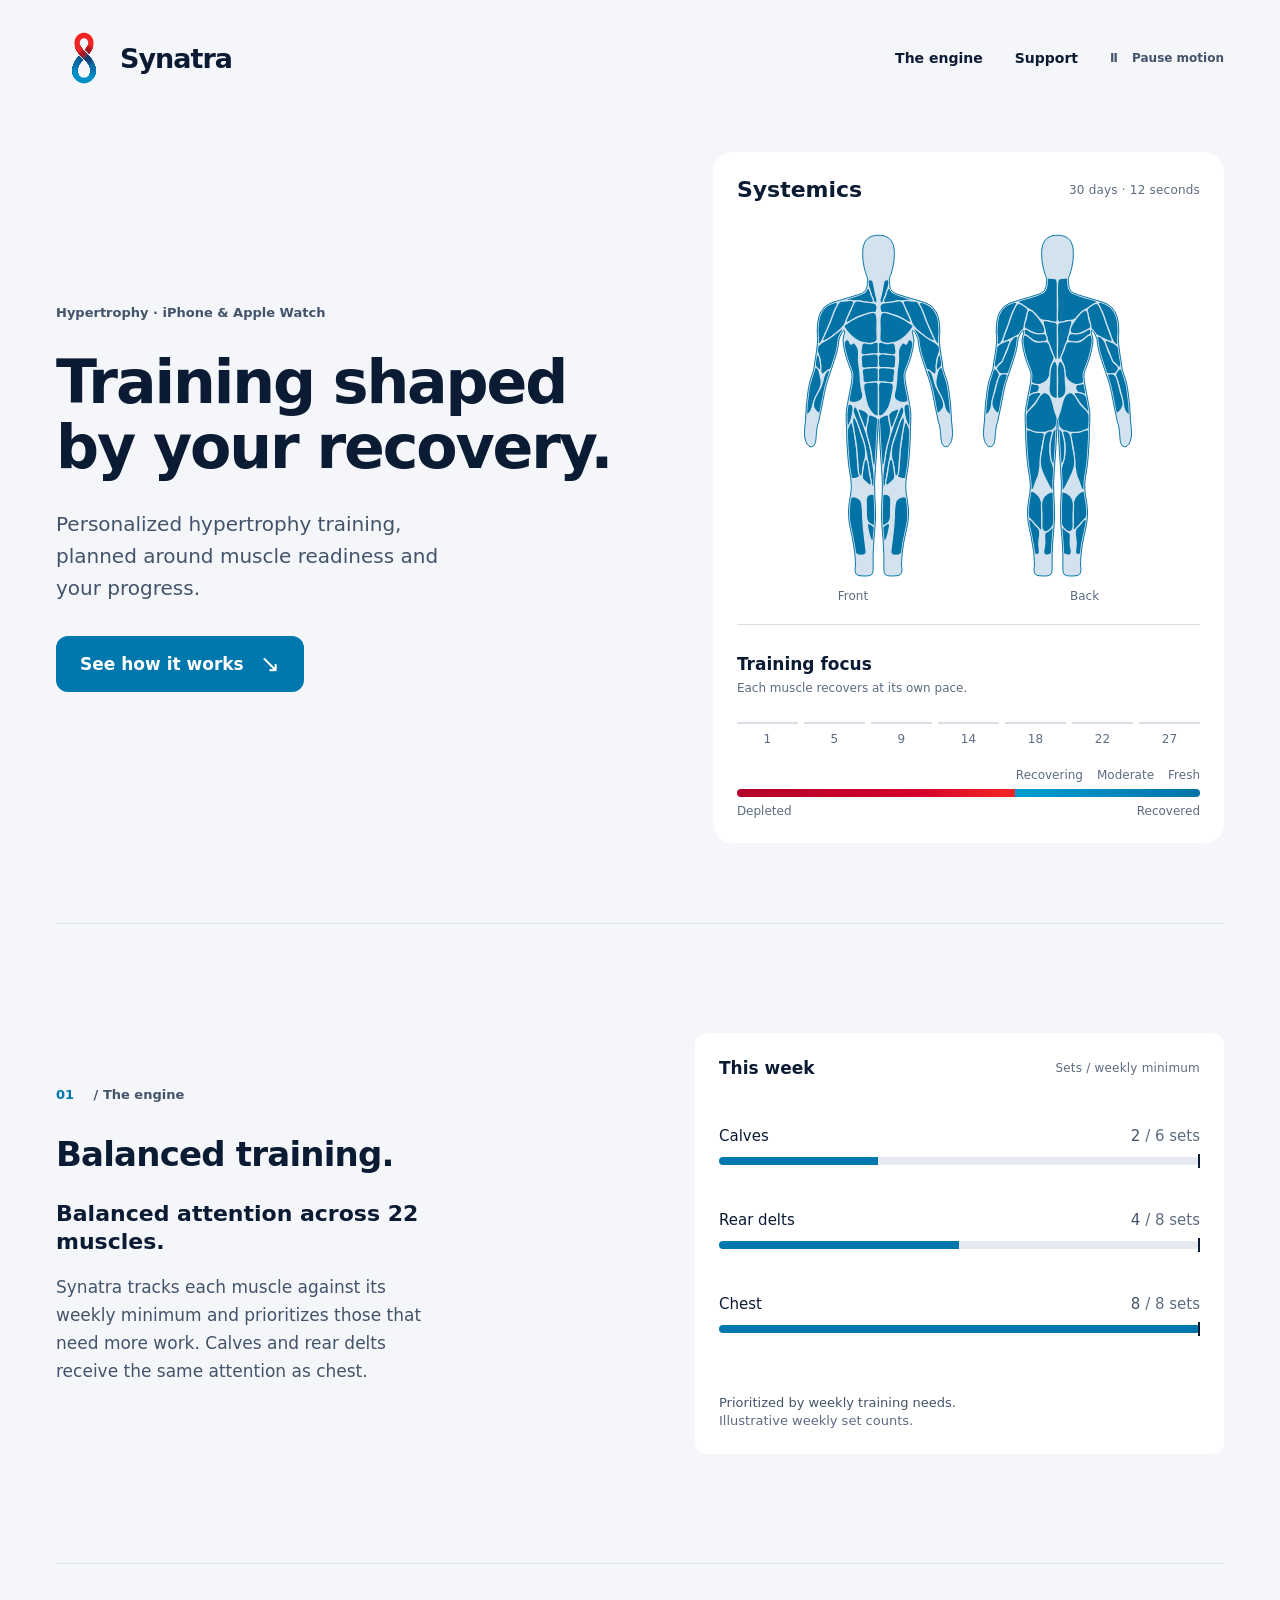
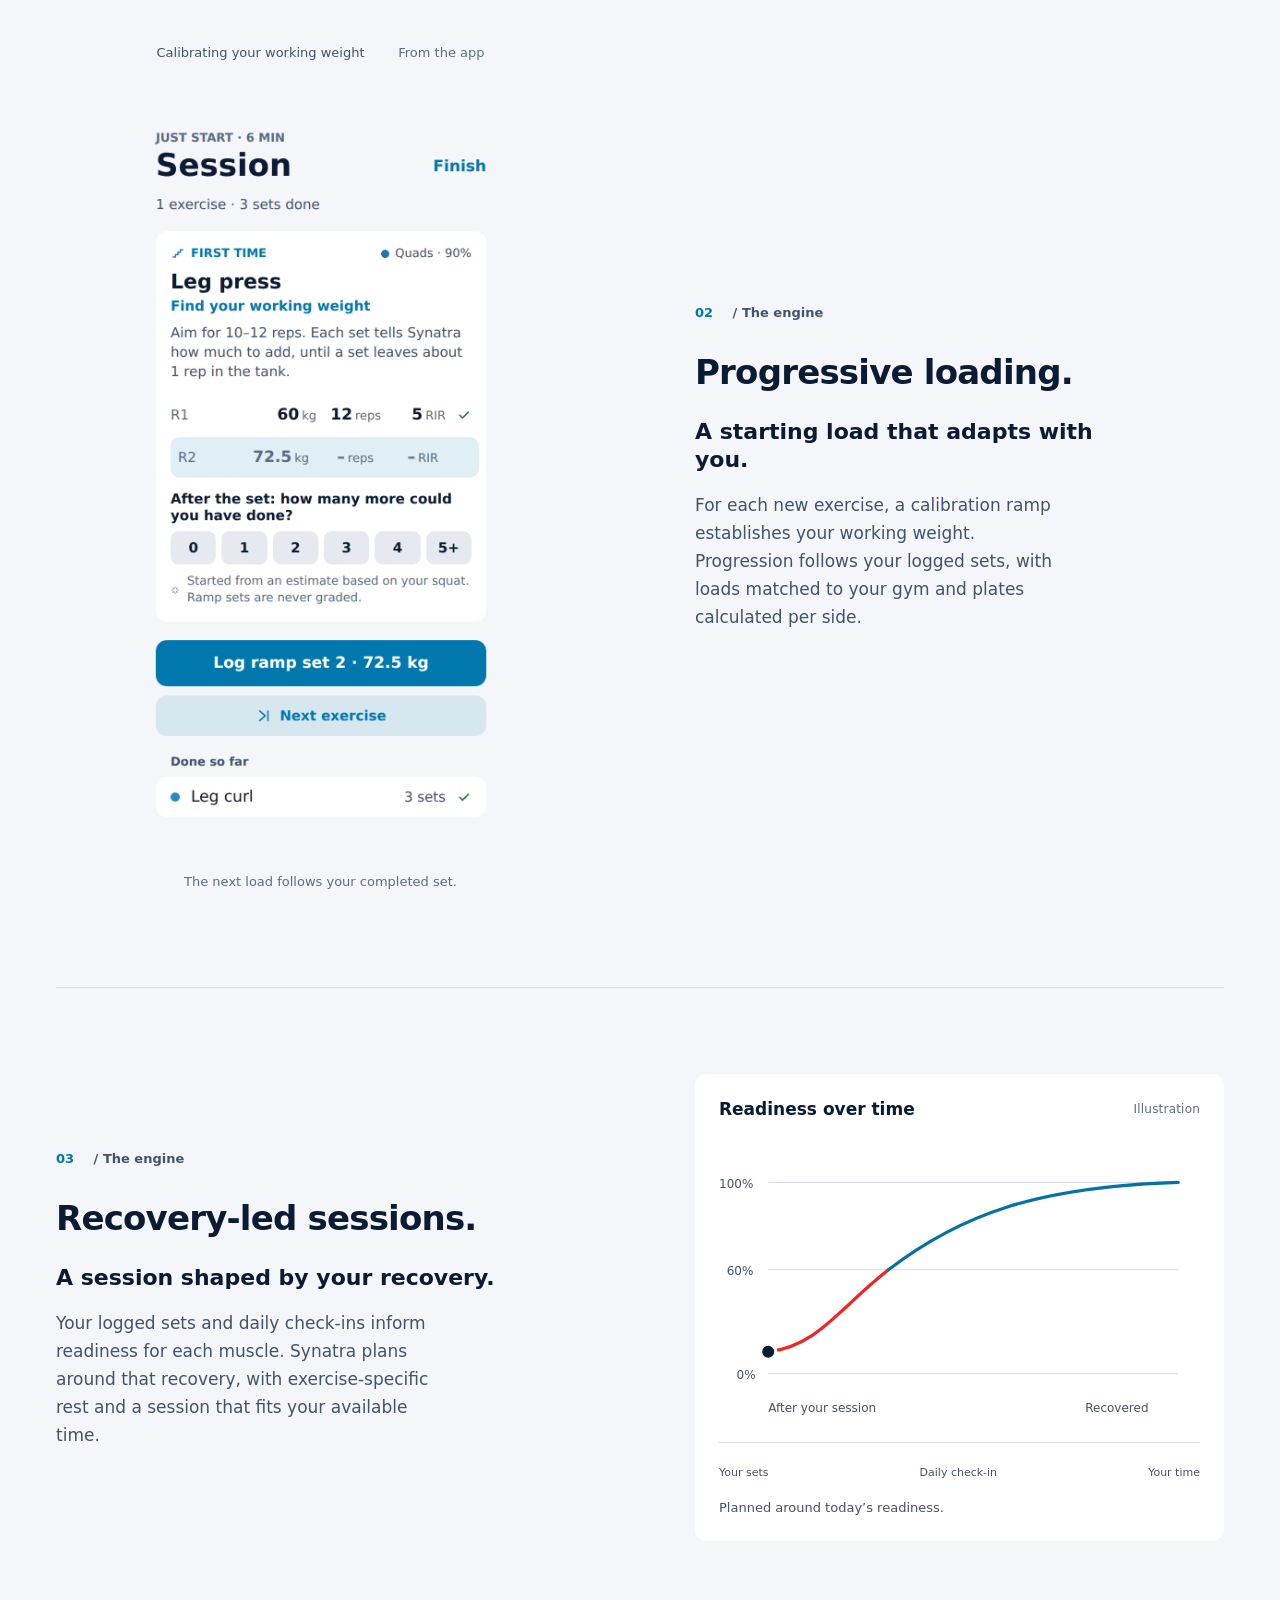
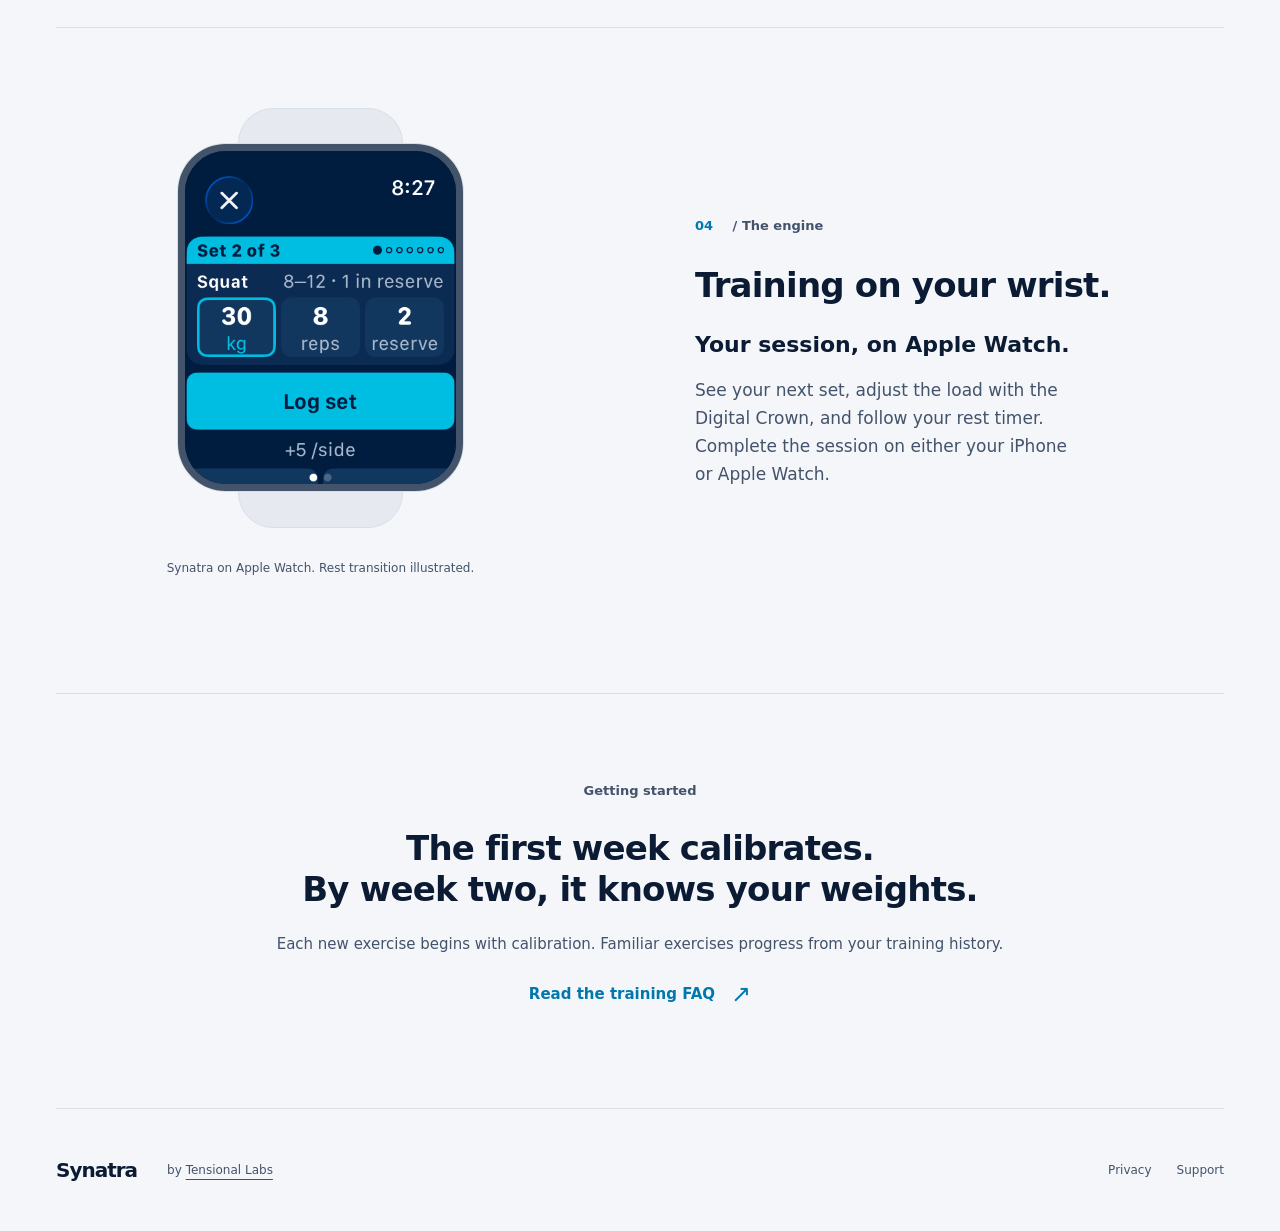
<file: index.html>
<!doctype html>
<html lang="en"><head><meta charset="utf-8"><meta name="viewport" content="width=device-width, initial-scale=1"><meta name="color-scheme" content="light dark"><title>Synatra — Every muscle. Loaded right.</title><meta name="description" content="Personalized hypertrophy training, planned around muscle readiness and your progress. Hypertrophy training for iPhone and Apple Watch."><link rel="canonical" href="https://synatra.watch/"><meta property="og:title" content="Synatra — Every muscle. Loaded right."><meta property="og:description" content="Personalized hypertrophy training, planned around muscle readiness and your progress. Hypertrophy training for iPhone and Apple Watch."><meta property="og:type" content="website"><meta property="og:url" content="https://synatra.watch/"><link rel="icon" href="/assets/mark-light.svg" type="image/svg+xml"><link rel="stylesheet" href="/assets/site.css"></head><body><a class="skip" href="#main">Skip to content</a><input class="motion-toggle" type="checkbox" id="pause-motion"><div class="site"><header class="header wrap"><a class="brand" href="/" aria-label="Synatra home"><picture><source srcset="/assets/mark-dark.svg" media="(prefers-color-scheme: dark)"><img src="/assets/mark-light.svg" width="56" height="56" alt=""></picture><span>Synatra</span></a><nav aria-label="Main"><a href="/#engine">The engine</a><a href="/support.html">Support</a><label class="pause-label" for="pause-motion"><span class="play-label">Pause motion</span><span class="resume-label">Resume motion</span></label></nav></header><main id="main"><section class="hero wrap" aria-labelledby="headline"><div class="hero-copy"><p class="eyebrow">Hypertrophy · iPhone &amp; Apple Watch</p><h1 id="headline">Training shaped<br>by your recovery.</h1><p class="lede">Personalized hypertrophy training, planned around muscle readiness and your progress.</p><a class="text-link" href="#engine">See how it works <span aria-hidden="true">↘</span></a></div><figure class="body-panel"><div class="panel-top"><span>Systemics</span><span class="tiny-label">30 days · 12 seconds</span></div><div class="body-pair"><svg xmlns="http://www.w3.org/2000/svg" aria-hidden="true" class="body-figure" viewBox="0 0 200 440"><defs><clipPath id="f-clip"><use href="#f-outline" /></clipPath><clipPath id="f-c0"><use href="#f-0" /></clipPath><clipPath id="f-c1"><use href="#f-1" /></clipPath><clipPath id="f-c2"><use href="#f-2" /></clipPath><clipPath id="f-c3"><use href="#f-3" /></clipPath><clipPath id="f-c4"><use href="#f-4" /></clipPath><clipPath id="f-c5"><use href="#f-5" /></clipPath><clipPath id="f-c6"><use href="#f-6" /></clipPath><clipPath id="f-c7"><use href="#f-7" /></clipPath><clipPath id="f-c8"><use href="#f-8" /></clipPath><clipPath id="f-c9"><use href="#f-9" /></clipPath><clipPath id="f-c10"><use href="#f-10" /></clipPath><clipPath id="f-c11"><use href="#f-11" /></clipPath><clipPath id="f-c12"><use href="#f-12" /></clipPath><clipPath id="f-c13"><use href="#f-13" /></clipPath><clipPath id="f-c14"><use href="#f-14" /></clipPath><clipPath id="f-c15"><use href="#f-15" /></clipPath><clipPath id="f-c16"><use href="#f-16" /></clipPath><clipPath id="f-c17"><use href="#f-17" /></clipPath><clipPath id="f-c18"><use href="#f-18" /></clipPath><clipPath id="f-c19"><use href="#f-19" /></clipPath><clipPath id="f-c20"><use href="#f-20" /></clipPath><clipPath id="f-c21"><use href="#f-21" /></clipPath><clipPath id="f-c22"><use href="#f-22" /></clipPath><clipPath id="f-c23"><use href="#f-23" /></clipPath><clipPath id="f-c24"><use href="#f-24" /></clipPath><path id="f-outline" d="M100 9q-3.9 0-7.5 1a16 16 0 0 0-5.8 3q-2.5 2.3-4 5.4a27 27 0 0 0-2 7q-.5 3.6-.4 7.6A70 70 0 0 0 82 48q.7 3.2 1.5 6 .8 3 1.7 5.2c.5 1.5 1.1 2.3 1.3 3.7s-.2 3-.3 4.7q0 2.7-.4 5.2a11 11 0 0 1-5.6 7.9q-2.6 1.3-6.6 2.5l-8.7 2.7-9.3 2.7q-4.3 1.3-8.2 2.5-4 1.2-7.7 2.7A22.7 22.7 0 0 0 28.5 104a29 29 0 0 0-2.9 7.2 82.5 82.5 0 0 0-1.8 16.8q.2 4.2.5 8 0 3.8-.2 7.5l-.9 8q-.5 4-1.2 8l-1.3 8q-.4 4-1.1 8-1 3.8-2.4 7.6-1.4 4-2.6 8.2-1 4.3-1.8 9.1l-1.3 9.9-1.1 9.8-.6 9.7-.4 8.8-.8 7.3c-.2 2.5-.5 5.4-.5 7.8q-.1 3.7.4 6.9t1.8 5.9 3 4.1a5 5 0 0 0 3.5 1.2q1.8-.2 3.2-1.9 1.3-1.9 1.9-4.8c.4-1.8.5-4.2.7-6.4q.2-3.4.6-6.9l1-6.4c.4-2 1.1-3.3 1.6-5.4l1.5-7.3 1.9-8.8 1.9-9.8 1.9-9.9 2.1-9.1 2.3-7.5 2.2-6.6 2.8-8.1 2.8-8.5 2.6-8.4q1.1-4.5 2-9c.5-2.9.6-6.1 1.2-8.7s1.9-5 2.7-6.7q1.4-2.4 2.4-3.4c.6-.7 1.2-1.3 1.5-.8q.5.9.2 3.5c-.3 1.8-1.6 4.6-1.8 7.1q-.1 3.8.6 8 .7 4.4 1.9 9 1 4.5 2.5 9l3.3 9c1 2.8 2.3 5.5 2.7 8s.1 4.7-.1 7q-.3 3.4-1 7l-1.5 8-1.6 8-1.4 8-1.2 7.5c-.3 2.5-.4 4.7-.4 7.5l.2 9 .4 8 .1 7.5.3 8.5.6 10a407 407 0 0 0 2 21l1.3 8q.7 3.6 1 7a55 55 0 0 1 .2 14q-.4 3.4-1 7l-1.3 8-.8 8a107 107 0 0 0 .8 16l1.7 9 2 9 2.9 17 .7 7 .3 6 .2 5c-.1 1.8-.6 3.9-.6 5.5q0 2.5.9 4.3t2.9 2.6q2.2.8 5.2.8c1.9.1 4.4.2 6.2 0a13 13 0 0 0 4.5-1 5 5 0 0 0 2.2-2.8q.6-1.9.6-4.4l.1-5-.1-7 .1-8 .4-8 .6-10 .9-10 .7-10a135 135 0 0 0 .1-19l-.4-10-.4-10-.1-9q0-4.4.4-9l.6-10 .8-12 .9-13 .7-13 .6-12c.2-3.8.5-11 .8-11s.6 7.2.8 11l.6 12 .7 13 .9 13 .8 12 .6 10q.3 4.6.4 9l-.1 9-.4 10-.4 10a340 340 0 0 0 .1 19l.7 10 .9 10 .6 10a252 252 0 0 1 .5 16l-.1 7 .1 5q0 2.5.6 4.4a5 5 0 0 0 2.2 2.8q1.7.8 4.5 1c1.8.2 4.3.1 6.2 0q3 0 5.2-.8a6 6 0 0 0 2.9-2.6q.8-1.8.9-4.3c0-1.6-.5-3.7-.6-5.5l.2-5 .3-6 .7-7a142 142 0 0 1 2.9-17l2-9 1.7-9a75 75 0 0 0 .8-16l-.8-8-1.3-8q-.6-3.6-1-7a82 82 0 0 1 .2-14q.3-3.4 1-7l1.3-8 1.2-10 .8-11 .6-10 .3-8.5.1-7.5.4-8 .2-9c0-2.8-.1-5-.4-7.5l-1.2-7.5-1.4-8-1.6-8-1.5-8q-.7-3.6-1-7c-.2-2.3-.5-4.5-.1-7s1.7-5.2 2.7-8l3.3-9q1.5-4.5 2.5-9 1.2-4.6 1.9-9 .8-4.2.6-8c-.2-2.5-1.5-5.3-1.8-7.1q-.4-2.6.2-3.5c.3-.5.9.1 1.5.8q1 1 2.4 3.4c.8 1.7 2 4.2 2.7 6.7.6 2.6.7 5.8 1.2 8.7q.9 4.5 2 9l2.6 8.4 2.8 8.5 2.8 8.1 2.2 6.6 2.3 7.5 2.1 9.1 1.9 9.9 1.9 9.8 1.9 8.8 1.5 7.3c.5 2.1 1.2 3.4 1.6 5.4l1 6.4q.4 3.4.6 6.9c.2 2.2.3 4.6.7 6.4q.6 3 1.9 4.8a5 5 0 0 0 3.2 1.9 5 5 0 0 0 3.5-1.2q1.7-1.4 3-4.1 1.2-2.6 1.8-5.9.6-3.2.4-6.9c0-2.4-.3-5.3-.5-7.8l-.8-7.3-.4-8.8-.6-9.7-1.1-9.8-1.3-9.9q-.7-4.8-1.8-9.1t-2.6-8.2q-1.4-3.8-2.4-7.6-.7-4-1.1-8l-1.3-8q-.7-4-1.2-8l-.9-8q-.2-3.7-.2-7.5.3-3.8.5-8a83 83 0 0 0-1.8-16.8 29 29 0 0 0-7.6-13.2q-3-2.5-6.5-4.2-3.6-1.5-7.6-2.7l-8.3-2.5-9.3-2.7-8.7-2.7q-4-1.2-6.6-2.5-2.6-1.5-3.8-3.5-1.4-2-1.8-4.4t-.4-5.2c-.1-1.7-.5-3.3-.3-4.7s.8-2.2 1.3-3.7q1-2.2 1.7-5.2.8-2.8 1.5-6a68 68 0 0 0 1.7-15q.1-4-.4-7.6a27 27 0 0 0-2-7q-1.5-3.2-4-5.4a16 16 0 0 0-5.8-3q-3.6-1-7.5-1" /><path id="f-0" d="M97.9 91.7q.5-1.1.3-2.7-.2-1.5-.8-3l-.8-2.8-.6-2.8-.5-2.7-.5-2.8-.5-2.8-.6-2.9q-.2-1.4-.8-2.7t-1.7-2c-.7-.4-2.1-.5-2.8-.4q-1.2.2-1.7 1.1a5 5 0 0 0-.3 2.5q.2 1.4.6 3l.8 3 .8 2.7.9 2.6.8 2.5.9 2.5.9 2.8 1.2 3q.6 1.5 1.4 2.5t1.6.9q.8-.3 1.4-1.5" /><path id="f-1" d="M93.8 91.3c.2-.6-.1-1.8-.4-2.6q-.4-1.2-1.1-2.5-.7-1.2-1.2-2.5l-.8-2.9-.8-2.9q-.4-1.5-1.1-2.3-.7-1-1.6-1-1 .1-1.9 1.2t-1.8 2.3l-2.2 2q-1 .8-2.3 1.4a26 26 0 0 1-7.7 2.6l-2.9.7a23 23 0 0 0-5.2 1.9q-1.2.6-1.9 1.4-.4.8.3 1.4 1 .5 2.5.8t3.1.2l3.2-.1h2.9l2.7.2 2.7.3 2.8.5 3 .6 2.9.5 2.8.3q1.4 0 2.5-.3 1.1-.4 1.5-1.2" /><path id="f-2" d="m33.9 139.6 2.3-.9 2.4-1.4 2.4-1.6 2.4-1.9 2.4-1.8 2.3-1.8 2.1-1.9 2.1-1.8 1.8-2 1.8-2.1 1.5-2.2 1.3-2.5 1.2-2.5 1.1-2.7 1-2.6 1-2.6 1.1-2.5 1.2-2.3 1.2-2.4 1.3-2.6q.7-1.4 1.3-2.7.4-1.4.2-2.5-.3-1-1.2-1.6t-2.2-.7q-1.4-.1-3 .1l-3.2.4-3.2.3q-1.5 0-2.8.1-1.2.3-2.2 1-1 .9-1.8 2.1l-1.5 2.3-1.2 2.5-1.2 2.4-1 2.6-.9 2.5-1 2.6-.9 2.6-1 2.6-1.1 2.6-1 2.6-1.1 2.5-1 2.5-1.1 2.4-1 2.4-1.2 2.5-1.4 2.8q-.9 1.5-1.5 2.8t-.3 2.2q.4.7 1.5.6 1 0 2.1-.4" /><path id="f-3" d="M27.3 143.4a23 23 0 0 0 3.2-5l1.2-2.6 1-2.4 1-2.5 1.1-2.4L36 126l1.1-2.5 1.1-2.6 1.1-2.5 1-2.6 1-2.6.9-2.6 1-2.5.9-2.5 1-2.5 1.1-2.5 1.4-2.7c.5-.9 1.4-2.2 1.6-3q.3-1.2-.4-1.8c-.5-.4-1.6-.5-2.4-.6q-1.2-.1-2.6.1t-2.6.6a24 24 0 0 0-7 4l-2 2-1.9 2.1q-.9 1.1-1.6 2.4l-1.4 2.6-1.1 2.6-.9 2.7-.6 2.7q-.2 1.4-.3 2.8l-.2 2.8-.1 2.8-.1 2.8v2.8l-.1 2.9v2.9l.1 3.2.3 3.3.5 2.7q.4 1 1 1.1.7 0 1.5-1" /><path id="f-4" d="M63.2 116.9q1.2-.4 2.4-1.2l2.5-1.6 2.5-1.7q1.2-.8 2.6-1.5l2.5-1.1 2.5-.9 2.5-.7a37 37 0 0 0 5.3-1.7l2.9-.7 3-.3q1.6 0 2.8-.2 1.3-.3 2.1-1.1.7-.9 1-2.4.4-1.7.4-3.4a6 6 0 0 0-.6-2.8 4 4 0 0 0-1.8-1.7q-1.1-.6-2.5-.8l-2.7-.5-2.8-.3-2.9-.3-2.9-.3-3-.5-3-.6q-1.5-.2-2.8-.2-1.2.1-2.2.8-.9.8-1.6 2-.7 1.3-1.2 2.7l-1.1 2.6-1 2.5-1.1 2.5-1.1 2.5-1.3 2.5-1.3 2.6-1.2 2.8q-.6 1.5-.4 2.4.4.7 1.4.9a4 4 0 0 0 2.1-.3" /><path id="f-5" d="M92.9 143.1q1.5-.3 2.7-.9t1.9-1.5q.6-1 .8-2.3t.1-2.8l-.2-3.2-.1-3.1v-6.1l.1-3 .1-2.9-.1-2.9-.2-2.9-.5-2.8q-.3-1.3-.9-2.3t-1.7-1.3-2.4-.3-3 .6l-3.1 1-2.9.9-2.7.9-2.5.9-2.5.9-2.3 1-2.4 1.2-2.5 1.3-2.5 1.5-2.5 1.6-2.4 1.6-2.3 1.6q-1.2.7-1.8 1.6-.2 1 .3 2.1.6 1 1.7 2.3l1.8 2.3 1.9 2.3 2 2.2 2 2 2.2 1.8 2.3 1.6 2.4 1.5 2.4 1.2a20 20 0 0 0 5.3 1.8l2.7.6 2.9.3h2.9q1.6 0 3-.3" /><path id="f-6" d="m32.2 180.6 2.6-2 2.7-1.8 2.5-1.1q1-.7 1.7-1.6.7-1.2 1-2.5l.9-2.6 1-2.6 1-2.6.9-2.6.9-2.7.7-2.7.6-2.7.5-2.8.3-2.7.4-2.8.5-2.8.6-2.7.8-2.7q.5-1.3 1.2-2.6l1.4-2.6 1.2-2.4.7-2.4q.1-1.2-.4-1.7-.7-.2-1.8.6l-2.5 1.8-2.4 1.8-2.3 1.9-2.2 1.7-2.2 1.7-2.3 1.6-2.3 1.5-2.5 1.5-2.4 1.4-2.4 1.5q-1.3.7-2.4 1.6l-2.1 1.8-1.8 2q-.8 1-1 2.4 0 1.3.4 2.7t1 2.8l.9 2.7.8 2.7.7 2.7.4 2.6.3 2.7.2 2.9.1 3.2.3 3.3q.1 1.4.5 2.4t1.3 1.1q.8 0 2-.9" /><path id="f-7" d="M27.9 175.1q.5-1.4.5-3l-.3-3q-.2-1.4-.6-2.8l-.4-3q-.2-1.5-.6-2.9-.5-1.5-1.3-2.4t-1.7-.8q-.7.3-1.3 1.6c-.4.8-.6 2.1-.8 3.1L21 165q-.2 1.4-.1 2.7t.5 2.6 1.3 2.6q.8 1.5 1.9 2.5c.7.6 1.5 1.3 2.1 1.2q.7-.3 1.2-1.5" /><path id="f-8" d="M13 230.7a16 16 0 0 0 3.6-5l1-2.7.7-2.5.7-2.6.9-2.6 1-2.5 1.1-2.6 1.2-2.5 1.2-2.6 1.2-2.4 1.2-2.5.9-2.5.8-2.6q.3-1.3.3-2.6v-2.8l-.5-2.8-.6-3-.6-2.9-.7-2.7-1.1-2.6a6 6 0 0 0-1.9-2q-1.1-.6-2.1-.4-.9.4-1.4 1.5-.6 1-1.1 2.4l-.8 2.7-.7 2.9-.8 2.7-.8 2.7-.8 2.6-.7 2.6-.7 2.7-.5 2.7-.5 2.8-.3 2.9-.4 2.9-.2 2.9-.3 2.8-.4 2.8-.4 2.8-.3 2.8q-.2 1.4-.3 3v3.3q.1 1.6.4 2.6t1 1.2q.8 0 1.7-.9" /><path id="f-9" d="M28.1 229q.5-1.1.8-2.7l.6-3.1.5-2.9.5-2.7.6-2.7.5-2.8.6-2.8.5-2.9.6-2.9.6-2.8.6-2.7.7-2.7.7-2.6.8-2.7.9-2.7 1.1-2.8 1.1-2.9q.5-1.4.6-2.6a3 3 0 0 0-.7-2 2 2 0 0 0-1.9-.5q-1.1.4-2.1 1.6l-1.7 2.3q-.7 1.2-1.2 2.6t-.9 2.8l-.7 2.8-.7 2.7-.8 2.7-.9 2.6-1.2 2.5-1.3 2.4L25 204l-1.4 2.5-1.4 2.6-1.2 2.7a28 28 0 0 0-1.7 5.2l-.3 2.6q0 1.2.2 2.4t1 2.4a20 20 0 0 0 4.2 4.8q1.3 1 2.2 1t1.5-1.2" /><path id="f-10" d="M73.3 216.2a14 14 0 0 0 5.2-2.9 7 7 0 0 0 1.4-2.1q.4-1.2.5-2.4t-.1-2.6l-.6-2.8-.7-2.8-.5-2.9-.4-2.9-.3-2.9-.2-2.8-.2-2.9-.2-2.9-.2-2.9-.2-2.9-.4-2.9-.4-2.8-.4-2.9-.3-2.9-.2-2.9.1-3 .1-3v-2.9l-.3-2.7-.7-2.5q-.5-1.2-1.3-2.3l-1.5-2.5q-.7-1.2-1.6-1.7-.9-.1-1.9.5c-.7.3-1.5 1.2-2 1.3q-.7.1-1.3-1c-.4-.6-.7-2.1-1.1-2.9q-.7-1.2-1.6-1.6-1-.2-2.1.3-1 .6-1.8 1.7-.8 1-1.1 2.4t-.4 2.7l.1 2.7.6 2.8.7 2.8.8 2.7.9 2.7.9 2.6.9 2.6.9 2.6.9 2.6.9 2.6.9 2.7.7 2.7.7 2.7a27 27 0 0 1 .7 5.6l-.1 2.8-.4 2.9-.6 2.8-.7 2.9-.7 2.8-.6 2.8-.5 2.7-.4 2.8-.3 2.7q-.1 1.5.2 2.6.6 1.1 1.8 1.8 1.1.6 2.5.8a14 14 0 0 0 5.9-.5" /><path id="f-11" d="M83.1 157.8q1.3-.1 2.8-.5l3.1-.6q1.5 0 3.1.1l3.1.2q1.5 0 2.6-.4a4 4 0 0 0 1.8-1.6q.5-1 .6-2.6 0-1.5-.2-3.2l.1-3.4q.1-1.6-.2-2.8-.7-1-1.9-1.2t-2.5.2q-1.4.4-2.7 1t-2.9.7-3.1-.2q-1.6-.4-3.1-.7-1.4-.2-2.5.1-1 .5-1.5 1.5-.5 1.1-.7 2.7l-.4 3.2q-.3 1.6-.4 3.1-.1 1.6.4 2.7a4 4 0 0 0 1.9 1.5q1.2.4 2.6.2" /><path id="f-12" d="M84.1 174.4q1.3-.1 2.7-.4l3-.4h6.4q1.4 0 2.4-.5.8-.6 1.2-1.7t.3-2.8l-.1-3.4.2-3.3c0-1 .3-1.9 0-2.7q-.5-1.2-1.6-1.9t-2.7-.8h-2.7l-2.8.4-3.1.3-3.2.1q-1.6 0-2.9.3t-2 1.2q-.6.9-.7 2.2v3l.3 3.2.1 3q0 1.4.6 2.5.7 1 2 1.5 1.2.3 2.6.2" /><path id="f-13" d="m86.1 192.3 2.9-.3 3.1-.4 3.1-.1q1.6 0 2.7-.2t1.8-1.1.5-2.6l-.2-3.4v-2.9l.2-3.1q0-1.6-.3-2.8-.6-1-1.8-1.5t-2.7-.4l-2.9-.1-3 .2-3 .3-3 .4q-1.4.3-2.3.8-1 .6-1.4 1.6-.2 1.1 0 2.6l.5 3.1q.4 1.7.4 3.3c.1 1-.2 2.1-.1 2.9q.1 1.3.8 2.2a5 5 0 0 0 2.1 1.3q1.2.3 2.6.2" /><path id="f-14" d="M99.9 232.3c.3-.6.3-1.8.3-2.8l-.2-3.3v-12l-.1-3v-3l.1-3 .1-3.1.1-3-.1-3q-.1-1.4-.7-2.7-.4-1.1-1.4-1.8-1-.5-2.6-.4-1.4.1-3.1.4l-3.5.2q-1.7 0-3.1.2t-2.4.7-1.4 1.6q-.4 1-.4 2.3a30 30 0 0 0 .7 6l.6 3 .6 2.9.5 2.7.6 2.7.7 2.6.8 2.5.9 2.6q.4 1.3 1.2 2.5.6 1.3 1.5 2.5l1.9 2.5 2.2 2.2q1.2 1 2.3 1.6 1.2.6 2.2.5 1.2-.1 1.7-1.1" /><path id="f-15" d="M63.2 245.3q.8-1 1.4-2.7l1.8-5.7.6-2.6.6-2.7.6-3q.3-1.5.4-3 0-1.6-.2-3t-1-2.4a5 5 0 0 0-2.2-1.4c-.8-.2-2.1-.2-2.8.2q-1 .8-1.5 2.1t-.5 2.8l-.2 3.1-.1 3-.2 2.9-.2 2.9v3.1q0 1.7.3 3.4.3 1.8.7 2.9.5 1.2 1.1 1.3.6 0 1.4-1.2" /><path id="f-16" d="M85.6 246.6q.6-1.2.7-2.7v-3l.6-3.1.6-2.9q.2-1.4-.1-2.6t-1.2-2.2q-.8-1-2.1-1.9-1.2-.9-2.5-1.5l-2.8-1.1q-1.5-.5-2.6-.8-1.2-.1-1.6.5c-.2.5.1 1.7.3 2.6l1 3.1 1 2.7 1 2.5 1 2.4 1 2.6 1 3c.4.9.7 2.1 1.2 2.7q.7 1 1.6 1.1c.6-.1 1.5-.7 1.9-1.4" /><path id="f-17" d="M94.6 320.9q.4-1.2.7-2.8t.3-3.1l-.1-3-.4-2.9-.4-2.8-.4-2.9-.3-2.9-.4-2.8-.3-2.9-.4-2.8-.4-2.8-.4-2.8-.4-2.8-.5-2.8-.5-2.8-.5-2.7-.5-2.8-.7-2.7-.6-2.8-.7-2.7-.8-2.7-.8-2.7-.9-2.7-.9-2.7-.9-2.6-.9-2.6-.9-2.6-.9-2.4-1-2.5-.9-2.5-1-2.5-1-2.7-1-3-1.2-3-1.2-2.7q-.6-1.1-1.2-1.8t-1.4-.5q-.7.1-1.3 1a8 8 0 0 0-1 5.1q.3 1.4.8 2.8l1.1 2.9 1.1 2.7 1 2.6.9 2.5.9 2.6 1 2.5.9 2.6.9 2.6.9 2.6.9 2.6.9 2.7.8 2.7.8 2.7.7 2.7.7 2.7.6 2.7.6 2.8.6 2.8.5 2.7.5 2.8.4 2.8.5 2.8.5 2.8.5 2.8.5 2.8.5 2.7.5 2.8.5 2.8.4 2.8.8 5.7.7 3c.3.9.6 2.1 1 2.7q.6 1 1.2 1.1.6 0 1-1.2" /><path id="f-18" d="M96.1 294.4q.4-1 .7-2.6t.3-3.3l.3-3.2.2-2.9.1-2.8.2-2.8.1-2.8.2-2.9.1-2.9.2-3 .1-2.9.2-3 .2-2.9.2-3 .1-2.9.2-2.9.1-2.9.1-2.9v-2.7q0-1.2-.7-2.3a7 7 0 0 0-2-1.7q-1.2-.8-2.8-1.5-1.5-.8-2.9-1.2t-2.3-.1q-.9.4-1.3 1.4t-.5 2.4l-.3 3q-.2 1.4-.6 2.9l-.7 2.9-.6 2.8-.1 2.7a24 24 0 0 0 .5 5.4l.5 2.6.7 2.7.8 2.7.7 2.7.7 2.7.7 2.7.6 2.8.6 2.7.4 2.8.4 2.7.4 2.8.4 2.9.4 3.1q.4 1.5 1 2.6.7 1 1.4 1.2.6-.1 1-1.1" /><path id="f-19" d="M70 311.3q1.6-.2 3-.7t2.3-.9q.7-.6 1-1.7.2-1-.1-2.3l-.6-2.9-.7-2.9-.4-3-.3-2.9-.2-3-.1-2.9-.1-2.8-.1-2.9-.2-2.8-.2-2.9-.4-2.8-.4-2.8-.4-2.8-.5-2.9-.4-2.8-.4-2.9-.3-2.9-.4-2.8-.4-2.8-.6-2.7-.6-2.7-.9-2.4c-.3-.7-.6-1.7-1-2q-.7-.4-1.5.4c-.5.5-1 1.8-1.5 2.7l-1.3 2.9q-.5 1.4-.8 2.7l-.6 2.6-.4 2.7-.1 2.8v2.9l.1 3 .2 2.9.3 3 .2 3 .2 3 .2 2.9.1 2.9.2 2.8.2 2.9.3 2.8.3 2.8.4 2.8.5 2.8.5 2.9.3 2.9q0 1.6.3 3t.8 2.4 1.7 1.3 2.8.1" /><path id="f-20" d="M79.6 307.4q.3-1 .4-2.5l.3-3.3.4-3.3.6-2.8.7-2.7.8-2.6.5-2.6.4-2.7.3-2.8v-2.8l-.1-2.8-.3-2.8-.5-2.7-.6-2.7-.8-2.7-.9-2.6-.9-2.7-1-2.6-.9-2.6-.9-2.7-.8-2.7-.9-2.7-.8-2.6-1-2.6-1.1-2.5-1.4-2.4c-.5-.7-.9-1.6-1.4-1.8q-.8-.3-1.3.5a8 8 0 0 0-.7 2.7q-.1 1.5.1 3.2l.5 3.1.5 2.9.5 2.7.4 2.7.5 2.8.5 2.8.5 2.8.4 2.8.4 2.9.4 2.8.3 2.9.3 2.9.3 2.9.2 2.9.2 2.9.2 2.9.2 2.9.3 2.9.2 2.9.2 2.9.2 3.1q0 1.5.4 2.9.5 1.5 1.3 2.5t1.8 1.1q.7 0 1.1-1" /><path id="f-21" d="M90.9 318q.3-1.2.2-2.7l-.6-3-.7-2.9-.5-2.8-.5-2.8-.4-2.7-.4-2.8-.4-2.9-.5-3q-.3-1.7-.7-3.1-.4-1.3-1.1-1.9-.9-.4-1.7.3t-1.3 2.1l-.7 3.1-.3 2.9-.4 2.8-.4 2.9-.5 3-.3 2.9q0 1.4.2 2.7.2 1.2.9 2.2.8 1 2 1.9l2.4 2.2 2.5 2.2q1.2.8 2 .7t1.2-1.3" /><path id="f-22" d="M84.4 403.8q.4-1 .3-2.4l-.3-2.8-.4-3-.4-2.9-.4-2.9-.3-2.9-.3-2.9-.4-2.9-.3-2.9-.3-2.9-.3-2.8-.3-2.9-.2-2.9-.1-3-.2-3-.1-3-.1-3-.1-2.9-.2-3-.7-5.7q-.2-1.4-.6-2.7t-1.1-2.4a7 7 0 0 0-2-1.8l-2.6-1.4q-1.5-.6-2.9-.8t-2.6-.1a4 4 0 0 0-2.1.9q-.7.8-1.2 2t-.6 2.7l-.2 3.1-.1 3.1-.2 3.1-.2 2.9-.1 2.9v2.9l.1 2.9.3 2.8.4 2.9.5 2.8.5 2.9.6 2.8.6 2.8.7 2.8.6 2.7.6 2.8.6 2.8.5 2.8.3 2.8.3 2.9q0 1.4.3 2.8l.7 2.6q.6 1.2 1.4 2.1a8 8 0 0 0 2.4 1.4q1.5.5 3.2.7t3.2-.1q1.5-.2 2.5-.9a4 4 0 0 0 1.3-1.8" /><path id="f-23" d="M95.6 368.7q.4-1 .7-2.4t.2-3.1v-3.3l-.1-3.1-.1-2.8-.1-2.8v-8.7l-.1-3.1-.2-3-.4-2.7q-.3-1.3-1-2.1t-2.1-1a8 8 0 0 0-5.7 1.8q-1 .9-1.4 2l-.6 2.6-.1 2.9.1 3.1.1 3v3l.1 3v5.7l.3 2.7q.3 1.4.8 2.7t1.5 2.5q1 1.4 2.2 2.4t2.4 1.5 2.1.4q.8-.2 1.4-1.2" /><path id="f-24" d="M94.4 387.2q.4-1.2.4-2.7v-3l.5-3q.4-1.5.4-2.9t-.3-2.4q-.3-1.2-1.1-2.2a10 10 0 0 0-2.1-1.9q-1.3-.9-2.6-1.5t-2.3-.6q-1 .2-1.1 1.3c-.1.7.1 2 .2 3q.2 1.5.6 2.9l.5 2.7.6 2.5.7 2.6q.3 1.4.8 2.8c.3.9.8 2.1 1.3 2.7q.8 1 1.7 1.1 1-.2 1.8-1.4" /></defs><use class="silhouette" href="#f-outline" /><g clip-path="url(#f-clip)"><g id="f-m0" class="muscle region-2"><g id="f-m0-shape"><use class="muscle-base" href="#f-0" /><use class="muscle-edge" clip-path="url(#f-c0)" href="#f-0" /><use class="muscle-line" href="#f-0" /></g><use href="#f-m0-shape" transform="matrix(-1 0 0 1 200 0)" /></g><g id="f-m1" class="muscle region-1"><g id="f-m1-shape"><use class="muscle-base" href="#f-1" /><use class="muscle-edge" clip-path="url(#f-c1)" href="#f-1" /><use class="muscle-line" href="#f-1" /></g><use href="#f-m1-shape" transform="matrix(-1 0 0 1 200 0)" /></g><g id="f-m2" class="muscle region-2"><g id="f-m2-shape"><use class="muscle-base" href="#f-2" /><use class="muscle-edge" clip-path="url(#f-c2)" href="#f-2" /><use class="muscle-line" href="#f-2" /></g><use href="#f-m2-shape" transform="matrix(-1 0 0 1 200 0)" /></g><g id="f-m3" class="muscle region-2"><g id="f-m3-shape"><use class="muscle-base" href="#f-3" /><use class="muscle-edge" clip-path="url(#f-c3)" href="#f-3" /><use class="muscle-line" href="#f-3" /></g><use href="#f-m3-shape" transform="matrix(-1 0 0 1 200 0)" /></g><g id="f-m4" class="muscle region-0"><g id="f-m4-shape"><use class="muscle-base" href="#f-4" /><use class="muscle-edge" clip-path="url(#f-c4)" href="#f-4" /><use class="muscle-line" href="#f-4" /></g><use href="#f-m4-shape" transform="matrix(-1 0 0 1 200 0)" /></g><g id="f-m5" class="muscle region-0"><g id="f-m5-shape"><use class="muscle-base" href="#f-5" /><use class="muscle-edge" clip-path="url(#f-c5)" href="#f-5" /><use class="muscle-line" href="#f-5" /></g><use href="#f-m5-shape" transform="matrix(-1 0 0 1 200 0)" /></g><g id="f-m6" class="muscle region-3"><g id="f-m6-shape"><use class="muscle-base" href="#f-6" /><use class="muscle-edge" clip-path="url(#f-c6)" href="#f-6" /><use class="muscle-line" href="#f-6" /></g><use href="#f-m6-shape" transform="matrix(-1 0 0 1 200 0)" /></g><g id="f-m7" class="muscle region-3"><g id="f-m7-shape"><use class="muscle-base" href="#f-7" /><use class="muscle-edge" clip-path="url(#f-c7)" href="#f-7" /><use class="muscle-line" href="#f-7" /></g><use href="#f-m7-shape" transform="matrix(-1 0 0 1 200 0)" /></g><g id="f-m8" class="muscle region-3"><g id="f-m8-shape"><use class="muscle-base" href="#f-8" /><use class="muscle-edge" clip-path="url(#f-c8)" href="#f-8" /><use class="muscle-line" href="#f-8" /></g><use href="#f-m8-shape" transform="matrix(-1 0 0 1 200 0)" /></g><g id="f-m9" class="muscle region-3"><g id="f-m9-shape"><use class="muscle-base" href="#f-9" /><use class="muscle-edge" clip-path="url(#f-c9)" href="#f-9" /><use class="muscle-line" href="#f-9" /></g><use href="#f-m9-shape" transform="matrix(-1 0 0 1 200 0)" /></g><g id="f-m10" class="muscle region-4"><g id="f-m10-shape"><use class="muscle-base" href="#f-10" /><use class="muscle-edge" clip-path="url(#f-c10)" href="#f-10" /><use class="muscle-line" href="#f-10" /></g><use href="#f-m10-shape" transform="matrix(-1 0 0 1 200 0)" /></g><g id="f-m11" class="muscle region-4"><g id="f-m11-shape"><use class="muscle-base" href="#f-11" /><use class="muscle-edge" clip-path="url(#f-c11)" href="#f-11" /><use class="muscle-line" href="#f-11" /></g><use href="#f-m11-shape" transform="matrix(-1 0 0 1 200 0)" /></g><g id="f-m12" class="muscle region-4"><g id="f-m12-shape"><use class="muscle-base" href="#f-12" /><use class="muscle-edge" clip-path="url(#f-c12)" href="#f-12" /><use class="muscle-line" href="#f-12" /></g><use href="#f-m12-shape" transform="matrix(-1 0 0 1 200 0)" /></g><g id="f-m13" class="muscle region-4"><g id="f-m13-shape"><use class="muscle-base" href="#f-13" /><use class="muscle-edge" clip-path="url(#f-c13)" href="#f-13" /><use class="muscle-line" href="#f-13" /></g><use href="#f-m13-shape" transform="matrix(-1 0 0 1 200 0)" /></g><g id="f-m14" class="muscle region-4"><g id="f-m14-shape"><use class="muscle-base" href="#f-14" /><use class="muscle-edge" clip-path="url(#f-c14)" href="#f-14" /><use class="muscle-line" href="#f-14" /></g><use href="#f-m14-shape" transform="matrix(-1 0 0 1 200 0)" /></g><g id="f-m15" class="muscle region-5"><g id="f-m15-shape"><use class="muscle-base" href="#f-15" /><use class="muscle-edge" clip-path="url(#f-c15)" href="#f-15" /><use class="muscle-line" href="#f-15" /></g><use href="#f-m15-shape" transform="matrix(-1 0 0 1 200 0)" /></g><g id="f-m16" class="muscle region-5"><g id="f-m16-shape"><use class="muscle-base" href="#f-16" /><use class="muscle-edge" clip-path="url(#f-c16)" href="#f-16" /><use class="muscle-line" href="#f-16" /></g><use href="#f-m16-shape" transform="matrix(-1 0 0 1 200 0)" /></g><g id="f-m17" class="muscle region-5"><g id="f-m17-shape"><use class="muscle-base" href="#f-17" /><use class="muscle-edge" clip-path="url(#f-c17)" href="#f-17" /><use class="muscle-line" href="#f-17" /></g><use href="#f-m17-shape" transform="matrix(-1 0 0 1 200 0)" /></g><g id="f-m18" class="muscle region-5"><g id="f-m18-shape"><use class="muscle-base" href="#f-18" /><use class="muscle-edge" clip-path="url(#f-c18)" href="#f-18" /><use class="muscle-line" href="#f-18" /></g><use href="#f-m18-shape" transform="matrix(-1 0 0 1 200 0)" /></g><g id="f-m19" class="muscle region-5"><g id="f-m19-shape"><use class="muscle-base" href="#f-19" /><use class="muscle-edge" clip-path="url(#f-c19)" href="#f-19" /><use class="muscle-line" href="#f-19" /></g><use href="#f-m19-shape" transform="matrix(-1 0 0 1 200 0)" /></g><g id="f-m20" class="muscle region-5"><g id="f-m20-shape"><use class="muscle-base" href="#f-20" /><use class="muscle-edge" clip-path="url(#f-c20)" href="#f-20" /><use class="muscle-line" href="#f-20" /></g><use href="#f-m20-shape" transform="matrix(-1 0 0 1 200 0)" /></g><g id="f-m21" class="muscle region-5"><g id="f-m21-shape"><use class="muscle-base" href="#f-21" /><use class="muscle-edge" clip-path="url(#f-c21)" href="#f-21" /><use class="muscle-line" href="#f-21" /></g><use href="#f-m21-shape" transform="matrix(-1 0 0 1 200 0)" /></g><g id="f-m22" class="muscle region-6"><g id="f-m22-shape"><use class="muscle-base" href="#f-22" /><use class="muscle-edge" clip-path="url(#f-c22)" href="#f-22" /><use class="muscle-line" href="#f-22" /></g><use href="#f-m22-shape" transform="matrix(-1 0 0 1 200 0)" /></g><g id="f-m23" class="muscle region-6"><g id="f-m23-shape"><use class="muscle-base" href="#f-23" /><use class="muscle-edge" clip-path="url(#f-c23)" href="#f-23" /><use class="muscle-line" href="#f-23" /></g><use href="#f-m23-shape" transform="matrix(-1 0 0 1 200 0)" /></g><g id="f-m24" class="muscle region-6"><g id="f-m24-shape"><use class="muscle-base" href="#f-24" /><use class="muscle-edge" clip-path="url(#f-c24)" href="#f-24" /><use class="muscle-line" href="#f-24" /></g><use href="#f-m24-shape" transform="matrix(-1 0 0 1 200 0)" /></g><use class="body-rim" href="#f-outline" /></g><use class="body-outline" href="#f-outline" /></svg><svg xmlns="http://www.w3.org/2000/svg" aria-hidden="true" class="body-figure" viewBox="0 0 200 440"><defs><clipPath id="b-clip"><use href="#b-outline" /></clipPath><clipPath id="b-c0"><use href="#b-0" /></clipPath><clipPath id="b-c1"><use href="#b-1" /></clipPath><clipPath id="b-c2"><use href="#b-2" /></clipPath><clipPath id="b-c3"><use href="#b-3" /></clipPath><clipPath id="b-c4"><use href="#b-4" /></clipPath><clipPath id="b-c5"><use href="#b-5" /></clipPath><clipPath id="b-c6"><use href="#b-6" /></clipPath><clipPath id="b-c7"><use href="#b-7" /></clipPath><clipPath id="b-c8"><use href="#b-8" /></clipPath><clipPath id="b-c9"><use href="#b-9" /></clipPath><clipPath id="b-c10"><use href="#b-10" /></clipPath><clipPath id="b-c11"><use href="#b-11" /></clipPath><clipPath id="b-c12"><use href="#b-12" /></clipPath><clipPath id="b-c13"><use href="#b-13" /></clipPath><clipPath id="b-c14"><use href="#b-14" /></clipPath><clipPath id="b-c15"><use href="#b-15" /></clipPath><clipPath id="b-c16"><use href="#b-16" /></clipPath><clipPath id="b-c17"><use href="#b-17" /></clipPath><clipPath id="b-c18"><use href="#b-18" /></clipPath><clipPath id="b-c19"><use href="#b-19" /></clipPath><clipPath id="b-c20"><use href="#b-20" /></clipPath><clipPath id="b-c21"><use href="#b-21" /></clipPath><path id="b-outline" d="M100 9q-3.9 0-7.5 1a16 16 0 0 0-5.8 3q-2.5 2.3-4 5.4a27 27 0 0 0-2 7q-.5 3.6-.4 7.6A70 70 0 0 0 82 48q.7 3.2 1.5 6 .8 3 1.7 5.2c.5 1.5 1.1 2.3 1.3 3.7s-.2 3-.3 4.7q0 2.7-.4 5.2a11 11 0 0 1-5.6 7.9q-2.6 1.3-6.6 2.5l-8.7 2.7-9.3 2.7q-4.3 1.3-8.2 2.5-4 1.2-7.7 2.7A22.7 22.7 0 0 0 28.5 104a29 29 0 0 0-2.9 7.2 82.5 82.5 0 0 0-1.8 16.8q.2 4.2.5 8 0 3.8-.2 7.5l-.9 8q-.5 4-1.2 8l-1.3 8q-.4 4-1.1 8-1 3.8-2.4 7.6-1.4 4-2.6 8.2-1 4.3-1.8 9.1l-1.3 9.9-1.1 9.8-.6 9.7-.4 8.8-.8 7.3c-.2 2.5-.5 5.4-.5 7.8q-.1 3.7.4 6.9t1.8 5.9 3 4.1a5 5 0 0 0 3.5 1.2q1.8-.2 3.2-1.9 1.3-1.9 1.9-4.8c.4-1.8.5-4.2.7-6.4q.2-3.4.6-6.9l1-6.4c.4-2 1.1-3.3 1.6-5.4l1.5-7.3 1.9-8.8 1.9-9.8 1.9-9.9 2.1-9.1 2.3-7.5 2.2-6.6 2.8-8.1 2.8-8.5 2.6-8.4q1.1-4.5 2-9c.5-2.9.6-6.1 1.2-8.7s1.9-5 2.7-6.7q1.4-2.4 2.4-3.4c.6-.7 1.2-1.3 1.5-.8q.5.9.2 3.5c-.3 1.8-1.6 4.6-1.8 7.1q-.1 3.8.6 8 .7 4.4 1.9 9 1 4.5 2.5 9l3.3 9c1 2.8 2.3 5.5 2.7 8s.1 4.7-.1 7q-.3 3.4-1 7l-1.5 8-1.6 8-1.4 8-1.2 7.5c-.3 2.5-.4 4.7-.4 7.5l.2 9 .4 8 .1 7.5.3 8.5.6 10a407 407 0 0 0 2 21l1.3 8q.7 3.6 1 7a55 55 0 0 1 .2 14q-.4 3.4-1 7l-1.3 8-.8 8a107 107 0 0 0 .8 16l1.7 9 2 9 2.9 17 .7 7 .3 6 .2 5c-.1 1.8-.6 3.9-.6 5.5q0 2.5.9 4.3t2.9 2.6q2.2.8 5.2.8c1.9.1 4.4.2 6.2 0a13 13 0 0 0 4.5-1 5 5 0 0 0 2.2-2.8q.6-1.9.6-4.4l.1-5-.1-7 .1-8 .4-8 .6-10 .9-10 .7-10a135 135 0 0 0 .1-19l-.4-10-.4-10-.1-9q0-4.4.4-9l.6-10 .8-12 .9-13 .7-13 .6-12c.2-3.8.5-11 .8-11s.6 7.2.8 11l.6 12 .7 13 .9 13 .8 12 .6 10q.3 4.6.4 9l-.1 9-.4 10-.4 10a340 340 0 0 0 .1 19l.7 10 .9 10 .6 10a252 252 0 0 1 .5 16l-.1 7 .1 5q0 2.5.6 4.4a5 5 0 0 0 2.2 2.8q1.7.8 4.5 1c1.8.2 4.3.1 6.2 0q3 0 5.2-.8a6 6 0 0 0 2.9-2.6q.8-1.8.9-4.3c0-1.6-.5-3.7-.6-5.5l.2-5 .3-6 .7-7a142 142 0 0 1 2.9-17l2-9 1.7-9a75 75 0 0 0 .8-16l-.8-8-1.3-8q-.6-3.6-1-7a82 82 0 0 1 .2-14q.3-3.4 1-7l1.3-8 1.2-10 .8-11 .6-10 .3-8.5.1-7.5.4-8 .2-9c0-2.8-.1-5-.4-7.5l-1.2-7.5-1.4-8-1.6-8-1.5-8q-.7-3.6-1-7c-.2-2.3-.5-4.5-.1-7s1.7-5.2 2.7-8l3.3-9q1.5-4.5 2.5-9 1.2-4.6 1.9-9 .8-4.2.6-8c-.2-2.5-1.5-5.3-1.8-7.1q-.4-2.6.2-3.5c.3-.5.9.1 1.5.8q1 1 2.4 3.4c.8 1.7 2 4.2 2.7 6.7.6 2.6.7 5.8 1.2 8.7q.9 4.5 2 9l2.6 8.4 2.8 8.5 2.8 8.1 2.2 6.6 2.3 7.5 2.1 9.1 1.9 9.9 1.9 9.8 1.9 8.8 1.5 7.3c.5 2.1 1.2 3.4 1.6 5.4l1 6.4q.4 3.4.6 6.9c.2 2.2.3 4.6.7 6.4q.6 3 1.9 4.8a5 5 0 0 0 3.2 1.9 5 5 0 0 0 3.5-1.2q1.7-1.4 3-4.1 1.2-2.6 1.8-5.9.6-3.2.4-6.9c0-2.4-.3-5.3-.5-7.8l-.8-7.3-.4-8.8-.6-9.7-1.1-9.8-1.3-9.9q-.7-4.8-1.8-9.1t-2.6-8.2q-1.4-3.8-2.4-7.6-.7-4-1.1-8l-1.3-8q-.7-4-1.2-8l-.9-8q-.2-3.7-.2-7.5.3-3.8.5-8a83 83 0 0 0-1.8-16.8 29 29 0 0 0-7.6-13.2q-3-2.5-6.5-4.2-3.6-1.5-7.6-2.7l-8.3-2.5-9.3-2.7-8.7-2.7q-4-1.2-6.6-2.5-2.6-1.5-3.8-3.5-1.4-2-1.8-4.4t-.4-5.2c-.1-1.7-.5-3.3-.3-4.7s.8-2.2 1.3-3.7q1-2.2 1.7-5.2.8-2.8 1.5-6a68 68 0 0 0 1.7-15q.1-4-.4-7.6a27 27 0 0 0-2-7q-1.5-3.2-4-5.4a16 16 0 0 0-5.8-3q-3.6-1-7.5-1" /><path id="b-0" d="M99.5 115.5a9 9 0 0 0 .7-2.6l.1-3.1-.1-3.2-.2-3.1-.1-3v-2.9l-.1-3 .1-2.9.1-3.1v-3l.1-3.1.1-3.1v-3.1l-.1-3-.1-2.9-.3-2.8q-.1-1.4-.5-2.6t-1.4-1.9q-1.2-.4-2.9-.4l-3.3-.3q-1.6-.3-2.9-.5-1.2 0-1.9.6-.6.8-.5 2.4t.2 3.4q0 1.7-.2 3.2l-.8 2.8q-.5 1.2-1.3 2.3-.7 1-1.8 2l-2.1 1.7-2.4 1.4-2.5 1.1-2.7 1-2.7.8-2.7.7-2.8.7-2.7.6-2.7.8-2.7.9-2.6 1.1q-1.4.7-2 1.5-.5.9 0 1.8c.4.6 1.5 1.2 2.3 1.8q1.3.9 2.7 1.6l2.4 1.4 2.3 1.5 2.3 1.4 2.5 1.5 2.4 1.7 2.3 1.9 1.9 2.2 1.9 2.3a19 19 0 0 0 4.3 3.6q1.2.6 2.6.9l2.6.3q1.3 0 2.7.2l3 .8 3.1 1q1.5.5 2.8.6a4 4 0 0 0 2.2-.3q1-.5 1.4-1.6" /><path id="b-1" d="M99.4 162.6q.4-1.2.5-2.9l.3-3.3v-3.2l-.1-3-.1-2.9-.1-3v-6l.1-3.1v-3l.1-3.1.1-3-.1-3.1q0-1.6-.3-2.9-.4-1.2-1.3-2-1-.7-2.2-1.1-1.2-.3-2.7-.5l-3.1-.5-3.2-.8q-1.6-.4-2.9-.5t-1.8.5-.5 1.9l.3 2.6.7 2.9.7 2.8.8 2.8.7 2.7.7 2.7.7 2.7.8 2.7.9 2.6 1 2.7 1 2.6 1 2.6 1 2.6.9 2.5.9 2.6 1.2 2.9q.8 1.5 1.5 2.6.8 1 1.5 1.1.7 0 1-1.2" /><path id="b-2" d="m35 141.1 2.7-1.3 2.9-1.4 2.6-1.2 2.4-1L48 135a30 30 0 0 0 4.6-3l2-1.9q1-1 1.8-2.2a17 17 0 0 0 2.3-4.8 27 27 0 0 0 1.2-5.4l.4-2.9.6-2.9.7-2.8 1-2.8.6-2.6q.2-1.2-.1-2.3a5 5 0 0 0-1.3-2l-2.1-1.8-2.6-1.7q-1.3-.9-2.6-1.6t-2.5-.7-2 .7q-1 .7-1.7 1.8l-1.4 2.4-1.2 2.5-1.1 2.6-1 2.6-1 2.6-.9 2.6-.9 2.7-.9 2.6-.9 2.6-.9 2.6-.9 2.5-1 2.6-1 2.6-1 2.6-1.1 2.7-.9 2.7q-.3 1.4-.2 2.4.2 1 1 1.3.8.2 2-.2" /><path id="b-3" d="M28 144.4q1-.8 1.9-2.1l1.6-2.6 1.1-2.6.9-2.6.8-2.5.9-2.6 1-2.6 1-2.6 1-2.6 1-2.6.8-2.6.9-2.6.8-2.6.9-2.6 1-2.5 1.1-2.6 1.3-2.6 1.3-2.6 1.3-2.6q.6-1.3.7-2.3-.2-.9-1-1.3t-2-.4L44 92l-2.6.9a33 33 0 0 0-7.8 4.8l-2 2-1.7 2.2q-.8 1.2-1.5 2.3l-1.2 2.4-.9 2.5-.8 2.7-.6 2.7-.5 2.9-.3 2.9-.2 2.9-.1 2.9.1 2.9.1 2.8.1 3v3q0 1.6 0 3.2.1 1.6.6 2.7t1.4 1.4q1 .1 1.9-.7" /><path id="b-4" d="M81 131.3q1.5-.4 2.4-1.2.8-1 .9-2.2t-.2-2.7l-.9-2.7-1.4-2.6-1.5-2.5-1.6-2.4-1.5-2.2-1.6-2.2-1.9-2.2-2.1-2.4-2.4-2.2q-1.3-1-2.4-1.5a3 3 0 0 0-2.1-.1 4 4 0 0 0-1.6 1.6q-.6 1-.9 2.4l-.4 2.8-.5 2.9-.8 3-1 2.9q-.5 1.4-.7 2.7t0 2.4q.4 1 1.2 1.9t2 1.6l2.5 1.3 2.7 1.1 2.6 1.1 2.6 1 2.7.6 2.9.2q1.6 0 3-.4" /><path id="b-5" d="M82.7 141.6q1.5-.3 2.6-.9A4 4 0 0 0 87 139q.4-1.1.1-2.6t-1.1-2.9c-.4-.8-.8-1.8-1.4-2.2s-1.4-.2-2.2-.2l-2.7.2-2.8.1a28 28 0 0 1-5.6-.7 19 19 0 0 1-4.9-2.3l-2.6-1.5q-1.4-.9-2.7-1.3-1.2-.2-2.2.4-1 .8-1.2 2t.4 2.2 1.6 2.1l2.3 1.9 2.4 1.8 2.4 1.6 2.4 1.5 2.4 1.2q1.2.5 2.5.9l2.7.6a25 25 0 0 0 5.9-.2" /><path id="b-6" d="M25.4 171.8c.6-.6 1.2-1.7 1.9-2.4l2.2-1.9q1-.8 1.8-1.8l1.4-2.3 1-2.6.8-2.8 2-5.1 1.1-2.5 1.2-2.5 1.3-2.7 1-2.7c.2-.8.4-1.9.1-2.4q-.5-.6-1.7-.5t-2.5.5-2.7 1l-2.7 1.2-2.6 1.5-2.2 1.5q-1 .8-1.8 1.8t-1.4 2.1-.8 2.5l-.4 2.9-.2 3-.2 3.1-.5 2.9q-.4 1.3-.7 2.6t-.2 2.7c.2.9.6 2.2 1.1 2.9q.9 1.2 1.9 1.4c.6 0 1.2-.8 1.8-1.4" /><path id="b-7" d="M37.6 181.1q1.1-.6 2-1.5t1.5-2.2l1.1-2.5.7-2.7.7-2.7.8-2.7.9-2.7.9-2.6.8-2.6.8-2.6.7-2.6.7-2.7.5-2.8.5-2.8.5-2.9.4-2.9.2-2.8q-.1-1.4-.5-2.1-.5-.6-1.4-.5-1 .1-2.4.9-1.3.7-2.5 1.8a20 20 0 0 0-3.4 4.5l-1 2.5-.9 2.5-.8 2.6-1 2.6-1.1 2.6-1.1 2.6-1.2 2.5-1.1 2.5-.9 2.4q-.5 1.2-1.2 2.2-.8 1-1.9 1.8l-2.3 2q-1 1.1-1.7 2.4t-.7 2.5.7 2.3q.7 1 1.9 2t2.5 1.5q1.4.6 2.9.9t2.9.1 2.5-.8" /><path id="b-8" d="M13.2 230.8c.6-.5 1.4-1.6 2-2.4q.9-1.3 1.5-2.7t.8-2.7l.5-2.6.5-2.7.6-2.7.6-2.7.6-2.8.7-2.7.6-2.8.7-2.7.6-2.7.7-2.7.8-2.6.9-2.6 1.1-2.6 1-2.6q.4-1.2.5-2.5a8 8 0 0 0-2-5.1q-1-1.2-2-2.1a5 5 0 0 0-2-1.2q-.9-.1-1.6.5t-1.3 2q-.5 1.2-.9 2.6l-.8 2.8-.8 2.9-.8 2.7-.8 2.7-.7 2.6-.6 2.6-.6 2.7-.5 2.8-.3 2.9-.4 2.9-.3 2.9-.3 2.9-.3 2.8-.3 2.8-.3 2.8-.3 3-.2 3.2q0 1.6.3 2.6.4 1.1 1.2 1.3.8 0 1.9-.8" /><path id="b-9" d="M28 228.9q.5-1 .9-2.5l.6-2.9.6-2.8.5-2.8.4-2.8.5-2.8.5-2.7.6-2.8.5-2.7.6-2.7.7-2.8.7-2.7.8-2.7.8-2.7.9-2.7q.5-1.4.7-2.6.3-1.2-.1-2.2t-1.7-1.4q-1.2-.5-2.7-.6a7 7 0 0 0-2.9.3q-1.2.5-2.1 1.3t-1.5 2l-1 2.4-.9 2.7-.8 2.8-.6 2.7-.7 2.7-.6 2.6-.7 2.7-.7 2.6-.9 2.8-.8 2.7-.7 2.8-.4 2.7v2.7q.2 1.3.7 2.6a14 14 0 0 0 3.1 5q1.1 1.3 2.2 2.1 1 .8 2 .9.9-.2 1.5-1.2" /><path id="b-10" d="M79.3 194a20 20 0 0 0 7.2-4.4q1-1 1.8-2.2l1.4-2.4q.6-1.3.9-2.7l.5-2.7.2-2.9q0-1.4.3-2.8t.6-2.8l1.1-2.6 1.3-2.6a12 12 0 0 0 1.2-4.9q0-1.2-.6-2.4l-1.2-2.5-1.2-2.6-1.1-2.8-.8-2.9-.8-2.6q-.4-1.2-1.2-2.2t-1.7-1.5l-2.2-.6q-1.2 0-2.8.2l-2.9.4-2.9.2a12 12 0 0 1-7.7-2.7l-2.4-2-2.4-2q-1.2-1-2.4-1.6-1.2-.5-2.3-.5t-1.7.8q-.5 1-.8 2.3l-.4 2.8-.1 2.9.1 2.9.3 2.8.5 2.9.6 2.8.7 2.8.9 2.7.9 2.6.9 2.6 1 2.6.9 2.5.9 2.6.9 2.6.8 2.6.6 2.7q.4 1.3.6 2.8l.2 2.9v3q0 1.4.2 2.6.4 1.2 1.3 2a8 8 0 0 0 2.2 1.3q1.3.5 2.7.6a15 15 0 0 0 5.9-.6" /><path id="b-11" d="M99.8 210.2q.3-1.2.2-2.8l.1-3.2v-6l-.1-3.1-.1-3.1v-6.1l.1-2.9.1-3 .1-3-.1-3-.4-3.1-.9-3.2c-.4-.9-1-1.9-1.6-2.2q-.9-.3-1.8.4-.9.8-1.6 2t-1.2 2.4-.9 2.6l-.6 2.7q-.2 1.4-.3 2.9l-.3 2.9-.1 3-.1 3.1-.2 3-.2 3.1-.3 3-.2 2.9.1 2.9a13 13 0 0 0 1.7 5.2q.8 1.3 2 2.2 1.3 1 2.7 1.6t2.5.4q1-.4 1.4-1.6" /><path id="b-12" d="m68.2 206.2 3.1-1.2 2.6-.7q1.2-.3 2-1.2a8 8 0 0 0 1.3-2.8c.3-1 .4-2.3.3-3.1q-.2-1.2-1-1.9t-2.3-.9-3.2-.5c-1-.2-2.2-1-2.9-1q-1.1.2-1.6 1.2t-.9 2.6l-.7 2.9-.5 2.9q-.2 1.6.1 2.8c.2.7.5 1.5 1.1 1.6s1.6-.4 2.6-.7" /><path id="b-13" d="M63.9 227.6c.7-.5 1.4-1.6 2.1-2.4l2-2.7 1.9-2.3 1.8-2.1 1.7-2.1 1.7-2.4 1.8-2.5 1.8-2.6q.9-1.3.9-2.5-.3-1-1.3-1.5t-2.6-.3q-1.3 0-2.8.2l-2.9.7a12 12 0 0 0-5.1 2.9 7.5 7.5 0 0 0-2.7 4.6l-.3 2.7-.2 3-.6 3.1c-.2 1-.8 2-.9 2.9a6 6 0 0 0 .2 2.7q.5 1.2 1.5 1.4 1 0 2-.8" /><path id="b-14" d="M84.1 253.8a29 29 0 0 0 5.7-1.2l2.6-1q1.2-.6 2.3-1.4a18 18 0 0 0 3.7-4.2q.7-1.2 1.1-2.6t.6-2.9q.1-1.4-.1-2.8t-.7-2.7l-.9-2.8-1-2.7-.9-2.7-.7-2.7-.6-2.7-.7-2.7-.8-2.7-.8-2.6a22 22 0 0 0-2.5-5.1q-.8-1.1-2-2.1a8 8 0 0 0-2.5-1.4q-1.4-.4-2.7-.3-1.2.2-2.2 1.1-1 .8-1.9 1.8l-1.7 2.1-1.5 2.4-1.4 2.5-1.6 2.5-1.7 2.4-2 2.2-2.2 2.2-2.1 2-1.9 2.2a15 15 0 0 0-3.1 7.7l-.2 3.1-.1 3.1.1 3.1q.3 1.5.8 2.7.7 1 1.8 1.8l2.2 1.4 2.4 1.2 2.7.8a27 27 0 0 0 8.6 1.3l2.9-.1z" /><path id="b-15" d="M69.6 324.4q.6-.8 1.2-2.3l1-2.9 1-3 1-2.6 1-2.5 1-2.5.7-2.6.6-2.7.5-2.7.4-2.9.4-2.8.2-2.9.3-2.9.2-2.9.3-2.9.3-2.9.3-2.8.4-2.8.5-2.8.5-2.8.6-2.7.7-2.8.7-2.8q.3-1.6.4-3 0-1.4-.4-2.4t-1.6-1.3q-1-.4-2.6-.3l-3.1.1a16 16 0 0 1-6-1.2l-2.7-1.2-2.4-.8q-1.2-.3-2.3-.1-1.1.3-1.8 1.1-.6 1-.8 2.3 0 1.4.1 3a37 37 0 0 0 .5 6.4l.1 3 .2 2.9.2 3 .1 2.8.1 2.9.2 2.9.2 2.8.3 2.9.2 2.9.4 2.9.3 2.9.4 2.9.5 2.9.5 2.8.5 2.7.5 2.8.3 2.8.2 2.9v6.2q0 1.7.6 2.7t1.6 1.2q.8 0 1.5-.9" /><path id="b-16" d="M94.8 324.4q.5-1 .7-2.6 0-1.4-.1-3.1l-.1-3.2.2-3.1.3-2.9.3-2.9v-2.9l-.3-2.8-.6-2.8-.7-2.7-.8-2.7-.8-2.7-.7-2.7-.6-2.7-.5-2.9-.3-2.9-.1-2.9v-3l.1-2.9.3-3 .5-2.9.6-2.8.7-2.8.9-2.9q.3-1.4.1-2.3-.4-.9-1.5-1.2a7 7 0 0 0-2.5-.1q-1.2.2-2.5.9-1 .6-2 1.7l-1.3 2.3q-.6 1.3-.9 2.7l-.5 2.9-.5 2.7-.4 2.8-.4 2.7-.5 2.8-.6 2.9-.5 2.9-.5 2.9-.5 2.9-.2 2.9-.1 2.8.2 2.9.4 2.8.8 2.8.9 2.7 1 2.6 1.2 2.6 1.2 2.5 1.1 2.4 1.2 2.3 1.2 2.5 1.4 2.7 1.5 2.9q.7 1.5 1.5 2.3.7.8 1.5.8.7-.2 1.2-1.2" /><path id="b-17" d="M96.4 292q.6-1.2.8-2.9l.3-3v-2.9l.1-3 .1-2.9.3-3 .2-2.9.2-2.9.1-2.8.1-2.8.2-3 .2-3.2.3-3.3q0-1.6-.3-2.7-.4-1-1.2-1.2-.9 0-1.8.8l-1.3 1.9-1.1 2.6-.7 3-.7 3-.5 2.8-.5 2.7-.3 2.8-.1 2.8v2.9l.1 3 .2 3 .3 2.9q0 1.4.3 2.8l.7 2.8q.4 1.5 1.2 2.7t1.5 1.3q.8-.1 1.3-1.3" /><path id="b-18" d="M80.9 373.7q.3-1.2.2-2.8l-.2-3.1-.3-2.9-.2-2.8-.1-3v-3l.1-3 .1-3.1.1-3-.1-2.9q0-1.4-.3-2.8l-.6-2.7q-.4-1.3-.9-2.5t-1.4-2.5a22 22 0 0 0-6.9-6q-1.2-.7-2.3-.6-1 .3-1.6 1.3a7 7 0 0 0-1.1 2.1l-.7 2.5-.3 2.7-.3 3-.2 3-.4 3-.5 3-.3 2.9-.1 2.7a12 12 0 0 0 1.2 5.3q.7 1.2 1.6 2.4l1.9 2.3 2.1 2.2 2 2.1 1.7 2.1 2 2.3 2.4 2.2q1.1 1 2.1 1 1-.2 1.3-1.4" /><path id="b-19" d="M87.6 377.1q1.2-.5 2.3-1.5l2.1-2.2q1-1.2 1.8-2.6.8-1.3 1.3-2.7a29 29 0 0 0 1.4-8.2V357l-.1-2.9-.1-3-.1-3-.1-3-.1-3-.1-3v-2.9l-.2-2.9q0-1.6-.3-3.1-.2-1.4-1-2.1-1-.4-2.3-.1a9 9 0 0 0-2.6.9l-2.5 1.4q-1.3.9-2.4 1.9a14 14 0 0 0-4 7.5l-.4 2.8-.1 3 .1 2.9.1 3 .2 2.9.1 3v6l-.1 3.1-.1 3.1a14 14 0 0 0 1.2 5.5q.7 1.1 1.6 1.8t2.1.8q1 0 2.3-.5" /><path id="b-20" d="M77.3 403.8q.4-1.3.3-2.9l-.3-3-.3-3-.2-3 .2-2.9.3-3 .4-3q.2-1.4.3-2.9v-2.9l-.6-2.6q-.4-1.2-1.3-2.2t-2.1-1.9l-2.2-2.3-2.1-2.7q-1-1.3-2-2.3t-1.9-1.3q-1-.2-1.7.4t-.7 2.2q0 1.4.2 2.9l.7 2.9.7 3 .6 2.8.6 2.7.5 2.8.6 2.7.6 2.8.6 2.8.6 2.8.4 2.9.1 3q0 1.5.3 2.8.3 1.4 1.1 2.5a6 6 0 0 0 2.3 1.6q1.3.5 2.5.1 1-.5 1.5-1.8" /><path id="b-21" d="M87.7 406.3q1.7-.2 3.1-.8 1.1-.6 1.8-1.6t.9-2.2l.5-2.7.1-3.1v-3.1l.1-3 .1-2.8.3-2.8.4-2.8.5-3.1q.2-1.6.1-3.1c-.1-.9-.3-2-.7-2.5q-.6-1-1.5-.8c-.6.2-1.3 1.3-2 2l-2.3 2.1-2.4 1.5q-1.1.7-1.9 1.5t-.9 2.2v3.1l.3 3.1v3l-.1 2.8-.4 2.8-.6 3q-.3 1.6-.4 3 0 1.4.3 2.5.4 1 1.6 1.5 1.4.4 3.1.3" /></defs><use class="silhouette" href="#b-outline" /><g clip-path="url(#b-clip)"><g id="b-m0" class="muscle region-1"><g id="b-m0-shape"><use class="muscle-base" href="#b-0" /><use class="muscle-edge" clip-path="url(#b-c0)" href="#b-0" /><use class="muscle-line" href="#b-0" /></g><use href="#b-m0-shape" transform="matrix(-1 0 0 1 200 0)" /></g><g id="b-m1" class="muscle region-1"><g id="b-m1-shape"><use class="muscle-base" href="#b-1" /><use class="muscle-edge" clip-path="url(#b-c1)" href="#b-1" /><use class="muscle-line" href="#b-1" /></g><use href="#b-m1-shape" transform="matrix(-1 0 0 1 200 0)" /></g><g id="b-m2" class="muscle region-2"><g id="b-m2-shape"><use class="muscle-base" href="#b-2" /><use class="muscle-edge" clip-path="url(#b-c2)" href="#b-2" /><use class="muscle-line" href="#b-2" /></g><use href="#b-m2-shape" transform="matrix(-1 0 0 1 200 0)" /></g><g id="b-m3" class="muscle region-2"><g id="b-m3-shape"><use class="muscle-base" href="#b-3" /><use class="muscle-edge" clip-path="url(#b-c3)" href="#b-3" /><use class="muscle-line" href="#b-3" /></g><use href="#b-m3-shape" transform="matrix(-1 0 0 1 200 0)" /></g><g id="b-m4" class="muscle region-1"><g id="b-m4-shape"><use class="muscle-base" href="#b-4" /><use class="muscle-edge" clip-path="url(#b-c4)" href="#b-4" /><use class="muscle-line" href="#b-4" /></g><use href="#b-m4-shape" transform="matrix(-1 0 0 1 200 0)" /></g><g id="b-m5" class="muscle region-1"><g id="b-m5-shape"><use class="muscle-base" href="#b-5" /><use class="muscle-edge" clip-path="url(#b-c5)" href="#b-5" /><use class="muscle-line" href="#b-5" /></g><use href="#b-m5-shape" transform="matrix(-1 0 0 1 200 0)" /></g><g id="b-m6" class="muscle region-3"><g id="b-m6-shape"><use class="muscle-base" href="#b-6" /><use class="muscle-edge" clip-path="url(#b-c6)" href="#b-6" /><use class="muscle-line" href="#b-6" /></g><use href="#b-m6-shape" transform="matrix(-1 0 0 1 200 0)" /></g><g id="b-m7" class="muscle region-3"><g id="b-m7-shape"><use class="muscle-base" href="#b-7" /><use class="muscle-edge" clip-path="url(#b-c7)" href="#b-7" /><use class="muscle-line" href="#b-7" /></g><use href="#b-m7-shape" transform="matrix(-1 0 0 1 200 0)" /></g><g id="b-m8" class="muscle region-3"><g id="b-m8-shape"><use class="muscle-base" href="#b-8" /><use class="muscle-edge" clip-path="url(#b-c8)" href="#b-8" /><use class="muscle-line" href="#b-8" /></g><use href="#b-m8-shape" transform="matrix(-1 0 0 1 200 0)" /></g><g id="b-m9" class="muscle region-3"><g id="b-m9-shape"><use class="muscle-base" href="#b-9" /><use class="muscle-edge" clip-path="url(#b-c9)" href="#b-9" /><use class="muscle-line" href="#b-9" /></g><use href="#b-m9-shape" transform="matrix(-1 0 0 1 200 0)" /></g><g id="b-m10" class="muscle region-1"><g id="b-m10-shape"><use class="muscle-base" href="#b-10" /><use class="muscle-edge" clip-path="url(#b-c10)" href="#b-10" /><use class="muscle-line" href="#b-10" /></g><use href="#b-m10-shape" transform="matrix(-1 0 0 1 200 0)" /></g><g id="b-m11" class="muscle region-1"><g id="b-m11-shape"><use class="muscle-base" href="#b-11" /><use class="muscle-edge" clip-path="url(#b-c11)" href="#b-11" /><use class="muscle-line" href="#b-11" /></g><use href="#b-m11-shape" transform="matrix(-1 0 0 1 200 0)" /></g><g id="b-m12" class="muscle region-4"><g id="b-m12-shape"><use class="muscle-base" href="#b-12" /><use class="muscle-edge" clip-path="url(#b-c12)" href="#b-12" /><use class="muscle-line" href="#b-12" /></g><use href="#b-m12-shape" transform="matrix(-1 0 0 1 200 0)" /></g><g id="b-m13" class="muscle region-5"><g id="b-m13-shape"><use class="muscle-base" href="#b-13" /><use class="muscle-edge" clip-path="url(#b-c13)" href="#b-13" /><use class="muscle-line" href="#b-13" /></g><use href="#b-m13-shape" transform="matrix(-1 0 0 1 200 0)" /></g><g id="b-m14" class="muscle region-5"><g id="b-m14-shape"><use class="muscle-base" href="#b-14" /><use class="muscle-edge" clip-path="url(#b-c14)" href="#b-14" /><use class="muscle-line" href="#b-14" /></g><use href="#b-m14-shape" transform="matrix(-1 0 0 1 200 0)" /></g><g id="b-m15" class="muscle region-5"><g id="b-m15-shape"><use class="muscle-base" href="#b-15" /><use class="muscle-edge" clip-path="url(#b-c15)" href="#b-15" /><use class="muscle-line" href="#b-15" /></g><use href="#b-m15-shape" transform="matrix(-1 0 0 1 200 0)" /></g><g id="b-m16" class="muscle region-5"><g id="b-m16-shape"><use class="muscle-base" href="#b-16" /><use class="muscle-edge" clip-path="url(#b-c16)" href="#b-16" /><use class="muscle-line" href="#b-16" /></g><use href="#b-m16-shape" transform="matrix(-1 0 0 1 200 0)" /></g><g id="b-m17" class="muscle region-5"><g id="b-m17-shape"><use class="muscle-base" href="#b-17" /><use class="muscle-edge" clip-path="url(#b-c17)" href="#b-17" /><use class="muscle-line" href="#b-17" /></g><use href="#b-m17-shape" transform="matrix(-1 0 0 1 200 0)" /></g><g id="b-m18" class="muscle region-6"><g id="b-m18-shape"><use class="muscle-base" href="#b-18" /><use class="muscle-edge" clip-path="url(#b-c18)" href="#b-18" /><use class="muscle-line" href="#b-18" /></g><use href="#b-m18-shape" transform="matrix(-1 0 0 1 200 0)" /></g><g id="b-m19" class="muscle region-6"><g id="b-m19-shape"><use class="muscle-base" href="#b-19" /><use class="muscle-edge" clip-path="url(#b-c19)" href="#b-19" /><use class="muscle-line" href="#b-19" /></g><use href="#b-m19-shape" transform="matrix(-1 0 0 1 200 0)" /></g><g id="b-m20" class="muscle region-6"><g id="b-m20-shape"><use class="muscle-base" href="#b-20" /><use class="muscle-edge" clip-path="url(#b-c20)" href="#b-20" /><use class="muscle-line" href="#b-20" /></g><use href="#b-m20-shape" transform="matrix(-1 0 0 1 200 0)" /></g><g id="b-m21" class="muscle region-6"><g id="b-m21-shape"><use class="muscle-base" href="#b-21" /><use class="muscle-edge" clip-path="url(#b-c21)" href="#b-21" /><use class="muscle-line" href="#b-21" /></g><use href="#b-m21-shape" transform="matrix(-1 0 0 1 200 0)" /></g><use class="body-rim" href="#b-outline" /></g><use class="body-outline" href="#b-outline" /></svg></div><div class="figure-labels" aria-hidden="true"><span>Front</span><span>Back</span></div><div class="readiness"><span>Training focus<br><small>Each muscle recovers at its own pace.</small></span><div class="week-readout" aria-hidden="true"><span class="frame f0"><small>Days 1–4</small>Chest</span><span class="frame f1"><small>Days 5–8</small>Back</span><span class="frame f2"><small>Days 9–13</small>Shoulders</span><span class="frame f3"><small>Days 14–17</small>Arms</span><span class="frame f4"><small>Days 18–21</small>Core</span><span class="frame f5"><small>Days 22–26</small>Upper legs</span><span class="frame f6"><small>Days 27–30</small>Lower legs</span></div><span class="sr-only">An illustrative 30-day overview plays in 12 seconds, shifting focus from chest to back, shoulders, arms, core, upper legs and lower legs. Recently trained areas turn red and recover independently toward blue while other muscles remain ready.</span></div><div class="week" aria-hidden="true"><span style="--day:0">1</span><span style="--day:1">5</span><span style="--day:2">9</span><span style="--day:3">14</span><span style="--day:4">18</span><span style="--day:5">22</span><span style="--day:6">27</span></div><figcaption><div class="readiness-legend"><div class="legend-labels"><span>Recovering</span><span>Moderate</span><span>Fresh</span></div><div class="legend-ramp" aria-hidden="true"></div><div class="legend-ends"><span>Depleted</span><span>Recovered</span></div></div></figcaption></figure></section><section class="beat wrap" id="engine" aria-labelledby="beat-01"><div class="beat-copy"><p class="eyebrow"><span>01</span> / The engine</p><h2 id="beat-01">Balanced training.</h2><h3>Balanced attention across 22 muscles.</h3><p>Synatra tracks each muscle against its weekly minimum and prioritizes those that need more work. Calves and rear delts receive the same attention as chest.</p></div><div class="mechanism ranking" role="img" aria-label="Illustrative weekly priority list: calves and rear delts move ahead of chest when they need more sets."><div class="panel-top"><span>This week</span><span class="tiny-label">Sets / weekly minimum</span></div><div class="rank-stage"><div class="rank-row calves"><strong>Calves</strong><span>2 <small>/ 6 sets</small></span><i style="--fill:33%"></i></div><div class="rank-row delts"><strong>Rear delts</strong><span>4 <small>/ 8 sets</small></span><i style="--fill:50%"></i></div><div class="rank-row chest"><strong>Chest</strong><span>8 <small>/ 8 sets</small></span><i style="--fill:100%"></i></div></div><p class="diagram-note">Prioritized by weekly training needs.<br><span>Illustrative weekly set counts.</span></p></div></section><section class="beat wrap" aria-labelledby="beat-02"><div class="beat-copy"><p class="eyebrow"><span>02</span> / The engine</p><h2 id="beat-02">Progressive loading.</h2><h3>A starting load that adapts with you.</h3><p>For each new exercise, a calibration ramp establishes your working weight. Progression follows your logged sets, with loads matched to your gym and plates calculated per side.</p></div><figure class="app-capture"><div class="capture-label"><span>Calibrating your working weight</span><span>From the app</span></div><picture><source srcset="/assets/ramp-dark.png" media="(prefers-color-scheme: dark)"><img class="ramp-screen" src="/assets/ramp-light.png" width="780" height="1688" loading="lazy" alt="Synatra calibration screen: leg press ramp set 1 at 60 kg, 12 reps and 5 reps in reserve; next ramp set at 72.5 kg."></picture><figcaption>The next load follows your completed set.</figcaption></figure></section><section class="beat wrap" aria-labelledby="beat-03"><div class="beat-copy"><p class="eyebrow"><span>03</span> / The engine</p><h2 id="beat-03">Recovery-led sessions.</h2><h3>A session shaped by your recovery.</h3><p>Your logged sets and daily check-ins inform readiness for each muscle. Synatra plans around that recovery, with exercise-specific rest and a session that fits your available time.</p></div><div class="mechanism recovery-chart"><div class="panel-top"><span>Readiness over time</span><span class="tiny-label">Illustration</span></div><svg viewBox="0 0 440 240" role="img" aria-labelledby="curve-title"><title id="curve-title">Readiness rises after training, from below 60 percent toward fully recovered.</title><path class="grid-line" d="M45 25H420M45 105H420M45 200H420"/><text x="0" y="30">100%</text><text x="7" y="110">60%</text><text x="16" y="205">0%</text><path class="curve-fatigue" d="M45 180C90 175 110 140 155 105"/><path class="curve-ready" d="M155 105C220 55 290 29 420 25"/><circle class="curve-dot" r="7" cx="45" cy="180"/><text x="45" y="235">After your session</text><text x="335" y="235">Recovered</text></svg><div class="chart-summary"><span>Your sets</span><span>Daily check-in</span><span>Your time</span></div><p class="diagram-note">Planned around today’s readiness.</p></div></section><section class="beat wrap" aria-labelledby="beat-04"><div class="beat-copy"><p class="eyebrow"><span>04</span> / The engine</p><h2 id="beat-04">Training on your wrist.</h2><h3>Your session, on Apple Watch.</h3><p>See your next set, adjust the load with the Digital Crown, and follow your rest timer. Complete the session on either your iPhone or Apple Watch.</p></div><figure class="watch-demo"><div class="watch-strap"></div><div class="watch-case actual-watch"><img src="/assets/watch-set.png" width="422" height="514" loading="lazy" alt="Actual Synatra Watch screen: Squat, set 2 of 3, weight, reps and reserve controls, Log set, and plates per side."><div class="watch-rest-overlay" aria-hidden="true"><span>Set logged</span><strong>Rest</strong><span class="rest-number">2:00</span><span>Next set when you’re ready.</span></div></div><figcaption>Synatra on Apple Watch. Rest transition illustrated.</figcaption></figure></section><section class="calibration wrap"><p class="eyebrow">Getting started</p><h2>The first week calibrates.<br>By week two, it knows your weights.</h2><p>Each new exercise begins with calibration. Familiar exercises progress from your training history.</p><a class="text-link" href="/support.html">Read the training FAQ <span aria-hidden="true">↗</span></a></section></main><footer class="footer wrap"><a class="brand" href="/">Synatra<span class="sr-only"> home</span></a><p>by <a href="https://tensionallabs.com">Tensional Labs</a></p><nav aria-label="Footer"><a href="/privacy.html">Privacy</a><a href="/support.html">Support</a></nav><span hidden data-app-store-placeholder>App Store badge — awaiting the owner’s link</span></footer></div></body></html>
</file>
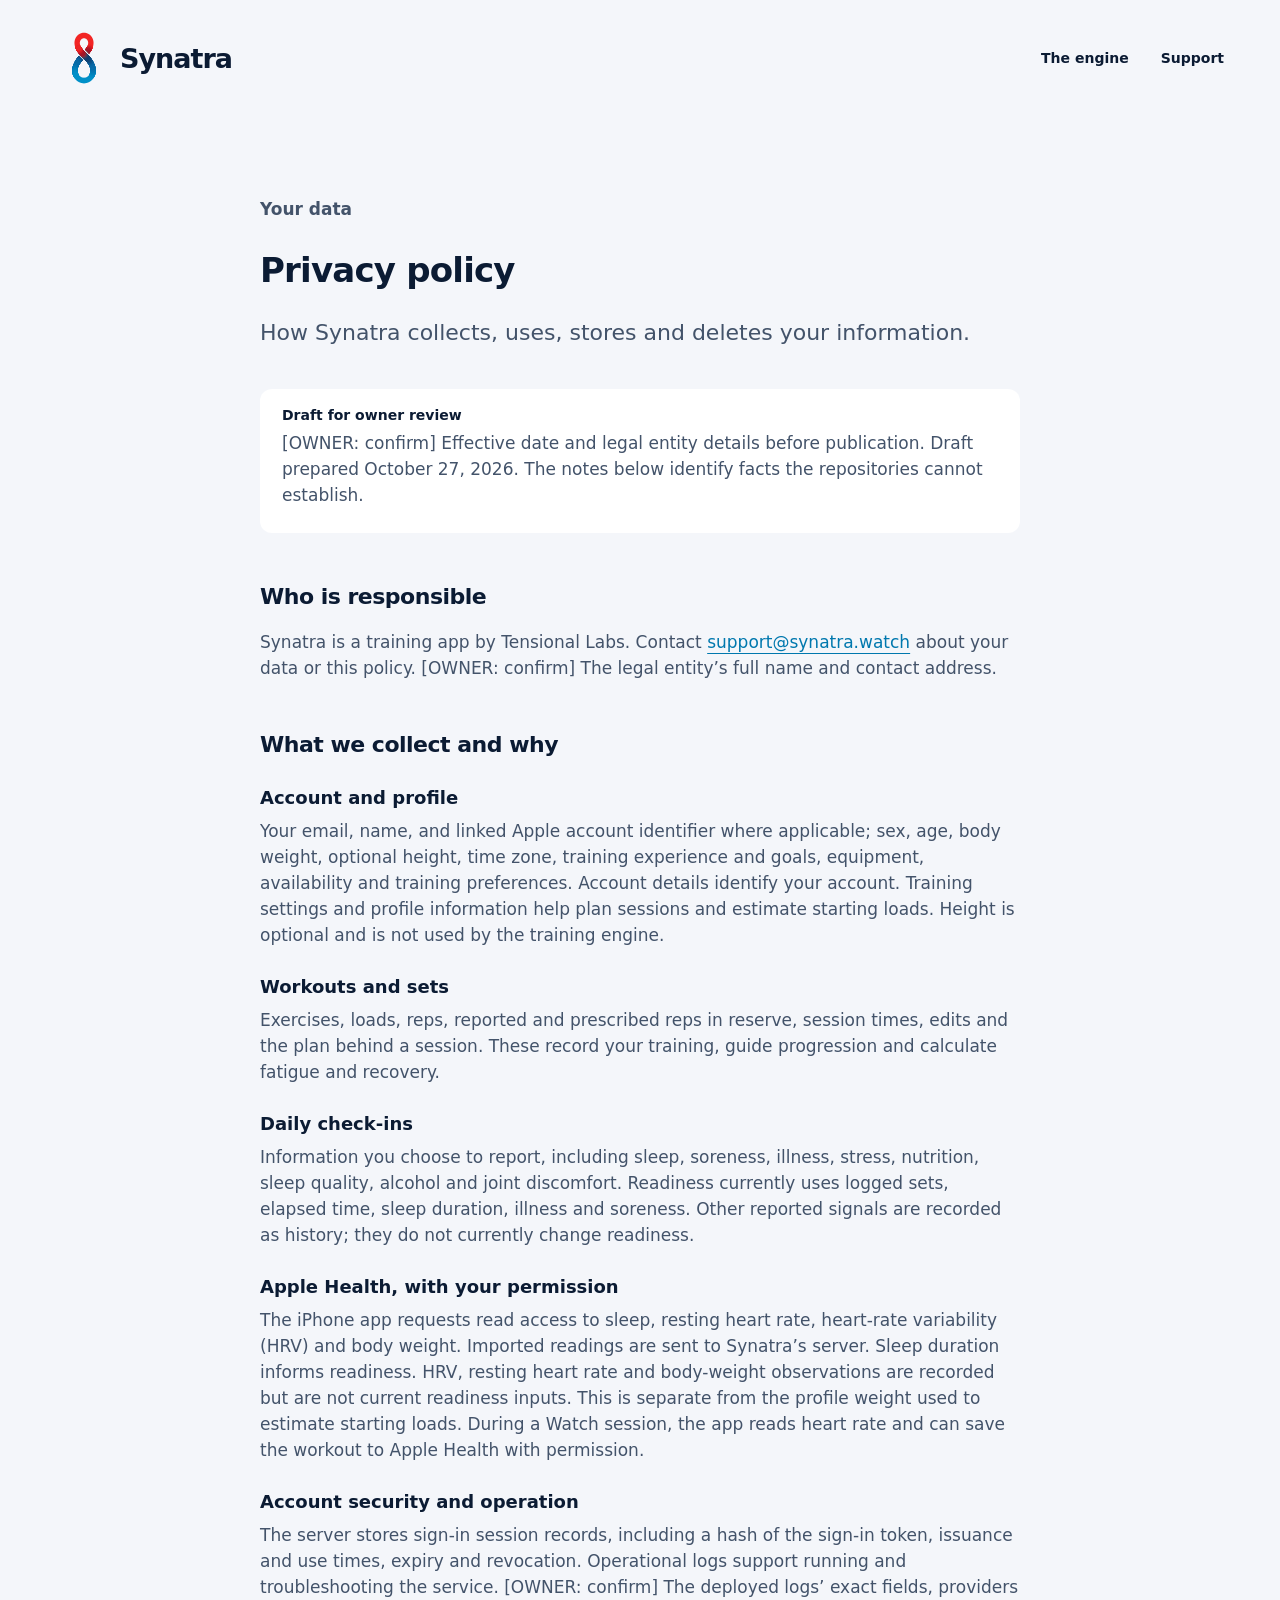
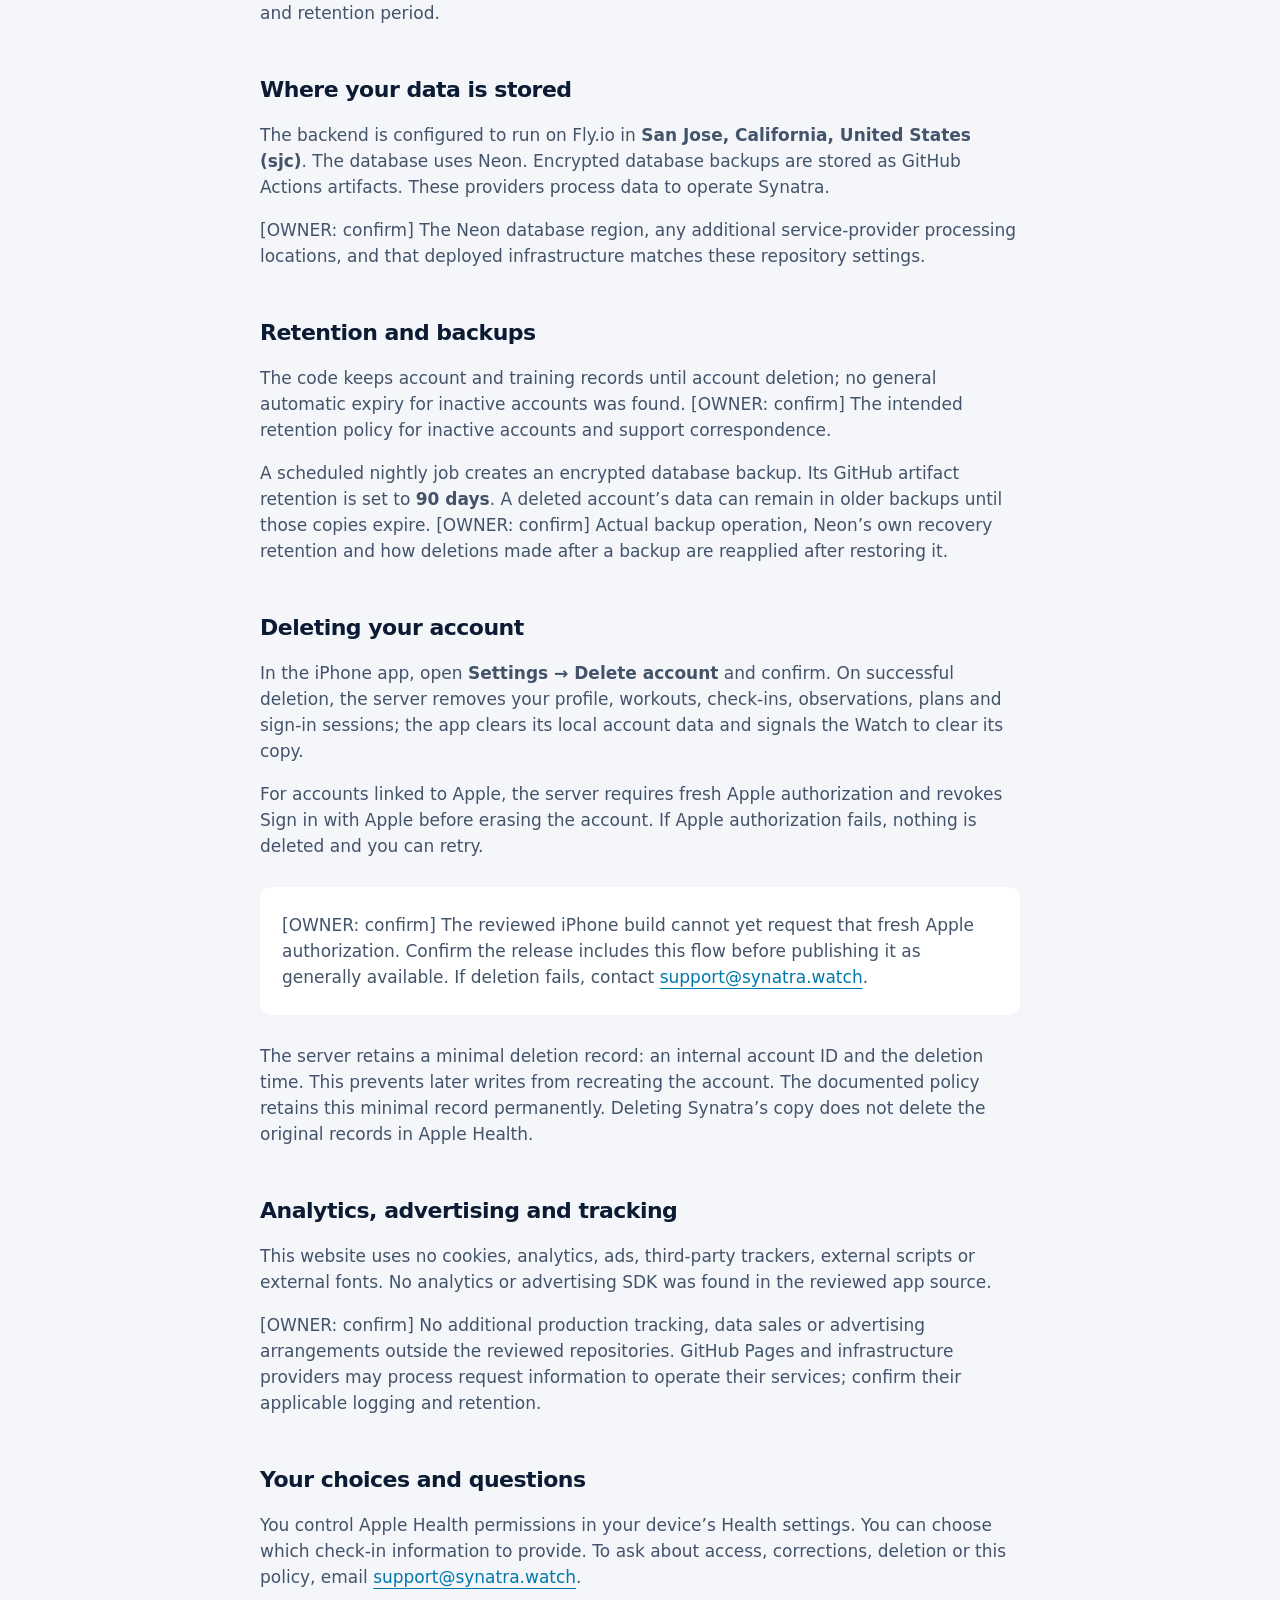
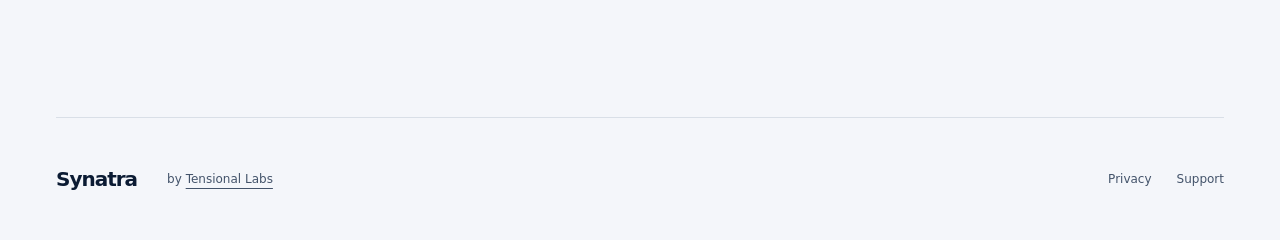
<file: privacy.html>
<!doctype html>
<html lang="en"><head><meta charset="utf-8"><meta name="viewport" content="width=device-width, initial-scale=1"><meta name="color-scheme" content="light dark"><title>Privacy — Synatra</title><meta name="description" content="How Synatra collects, uses, stores and deletes your data."><link rel="canonical" href="https://synatra.watch/privacy.html"><meta property="og:title" content="Privacy — Synatra"><meta property="og:description" content="How Synatra collects, uses, stores and deletes your data."><meta property="og:type" content="website"><meta property="og:url" content="https://synatra.watch/privacy.html"><link rel="icon" href="/assets/mark-light.svg" type="image/svg+xml"><link rel="stylesheet" href="/assets/site.css"></head><body><a class="skip" href="#main">Skip to content</a><div class="site"><header class="header wrap"><a class="brand" href="/" aria-label="Synatra home"><picture><source srcset="/assets/mark-dark.svg" media="(prefers-color-scheme: dark)"><img src="/assets/mark-light.svg" width="56" height="56" alt=""></picture><span>Synatra</span></a><nav aria-label="Main"><a href="/#engine">The engine</a><a href="/support.html">Support</a></nav></header><main class="document wrap" id="main"><p class="eyebrow">Your data</p><h1>Privacy policy</h1><p class="intro">How Synatra collects, uses, stores and deletes your information.</p><aside class="owner-note"><strong>Draft for owner review</strong><p>[OWNER: confirm] Effective date and legal entity details before publication. Draft prepared October 27, 2026. The notes below identify facts the repositories cannot establish.</p></aside>
<h2>Who is responsible</h2><p>Synatra is a training app by Tensional Labs. Contact <a href="mailto:support@synatra.watch">support@synatra.watch</a> about your data or this policy. [OWNER: confirm] The legal entity’s full name and contact address.</p>
<h2>What we collect and why</h2><dl class="data-list"><dt>Account and profile</dt><dd>Your email, name, and linked Apple account identifier where applicable; sex, age, body weight, optional height, time zone, training experience and goals, equipment, availability and training preferences. Account details identify your account. Training settings and profile information help plan sessions and estimate starting loads. Height is optional and is not used by the training engine.</dd><dt>Workouts and sets</dt><dd>Exercises, loads, reps, reported and prescribed reps in reserve, session times, edits and the plan behind a session. These record your training, guide progression and calculate fatigue and recovery.</dd><dt>Daily check-ins</dt><dd>Information you choose to report, including sleep, soreness, illness, stress, nutrition, sleep quality, alcohol and joint discomfort. Readiness currently uses logged sets, elapsed time, sleep duration, illness and soreness. Other reported signals are recorded as history; they do not currently change readiness.</dd><dt>Apple Health, with your permission</dt><dd>The iPhone app requests read access to sleep, resting heart rate, heart-rate variability (HRV) and body weight. Imported readings are sent to Synatra’s server. Sleep duration informs readiness. HRV, resting heart rate and body-weight observations are recorded but are not current readiness inputs. This is separate from the profile weight used to estimate starting loads. During a Watch session, the app reads heart rate and can save the workout to Apple Health with permission.</dd><dt>Account security and operation</dt><dd>The server stores sign-in session records, including a hash of the sign-in token, issuance and use times, expiry and revocation. Operational logs support running and troubleshooting the service. [OWNER: confirm] The deployed logs’ exact fields, providers and retention period.</dd></dl>
<h2>Where your data is stored</h2><p>The backend is configured to run on Fly.io in <strong>San Jose, California, United States (sjc)</strong>. The database uses Neon. Encrypted database backups are stored as GitHub Actions artifacts. These providers process data to operate Synatra.</p><p>[OWNER: confirm] The Neon database region, any additional service-provider processing locations, and that deployed infrastructure matches these repository settings.</p>
<h2>Retention and backups</h2><p>The code keeps account and training records until account deletion; no general automatic expiry for inactive accounts was found. [OWNER: confirm] The intended retention policy for inactive accounts and support correspondence.</p><p>A scheduled nightly job creates an encrypted database backup. Its GitHub artifact retention is set to <strong>90 days</strong>. A deleted account’s data can remain in older backups until those copies expire. [OWNER: confirm] Actual backup operation, Neon’s own recovery retention and how deletions made after a backup are reapplied after restoring it.</p>
<h2>Deleting your account</h2><p>In the iPhone app, open <strong>Settings → Delete account</strong> and confirm. On successful deletion, the server removes your profile, workouts, check-ins, observations, plans and sign-in sessions; the app clears its local account data and signals the Watch to clear its copy.</p><p>For accounts linked to Apple, the server requires fresh Apple authorization and revokes Sign in with Apple before erasing the account. If Apple authorization fails, nothing is deleted and you can retry.</p><aside class="owner-note"><p>[OWNER: confirm] The reviewed iPhone build cannot yet request that fresh Apple authorization. Confirm the release includes this flow before publishing it as generally available. If deletion fails, contact <a href="mailto:support@synatra.watch">support@synatra.watch</a>.</p></aside><p>The server retains a minimal deletion record: an internal account ID and the deletion time. This prevents later writes from recreating the account. The documented policy retains this minimal record permanently. Deleting Synatra’s copy does not delete the original records in Apple Health.</p>
<h2>Analytics, advertising and tracking</h2><p>This website uses no cookies, analytics, ads, third-party trackers, external scripts or external fonts. No analytics or advertising SDK was found in the reviewed app source.</p><p>[OWNER: confirm] No additional production tracking, data sales or advertising arrangements outside the reviewed repositories. GitHub Pages and infrastructure providers may process request information to operate their services; confirm their applicable logging and retention.</p>
<h2>Your choices and questions</h2><p>You control Apple Health permissions in your device’s Health settings. You can choose which check-in information to provide. To ask about access, corrections, deletion or this policy, email <a href="mailto:support@synatra.watch">support@synatra.watch</a>.</p></main><footer class="footer wrap"><a class="brand" href="/">Synatra<span class="sr-only"> home</span></a><p>by <a href="https://tensionallabs.com">Tensional Labs</a></p><nav aria-label="Footer"><a href="/privacy.html">Privacy</a><a href="/support.html">Support</a></nav><span hidden data-app-store-placeholder>App Store badge — awaiting the owner’s link</span></footer></div></body></html>
</file>
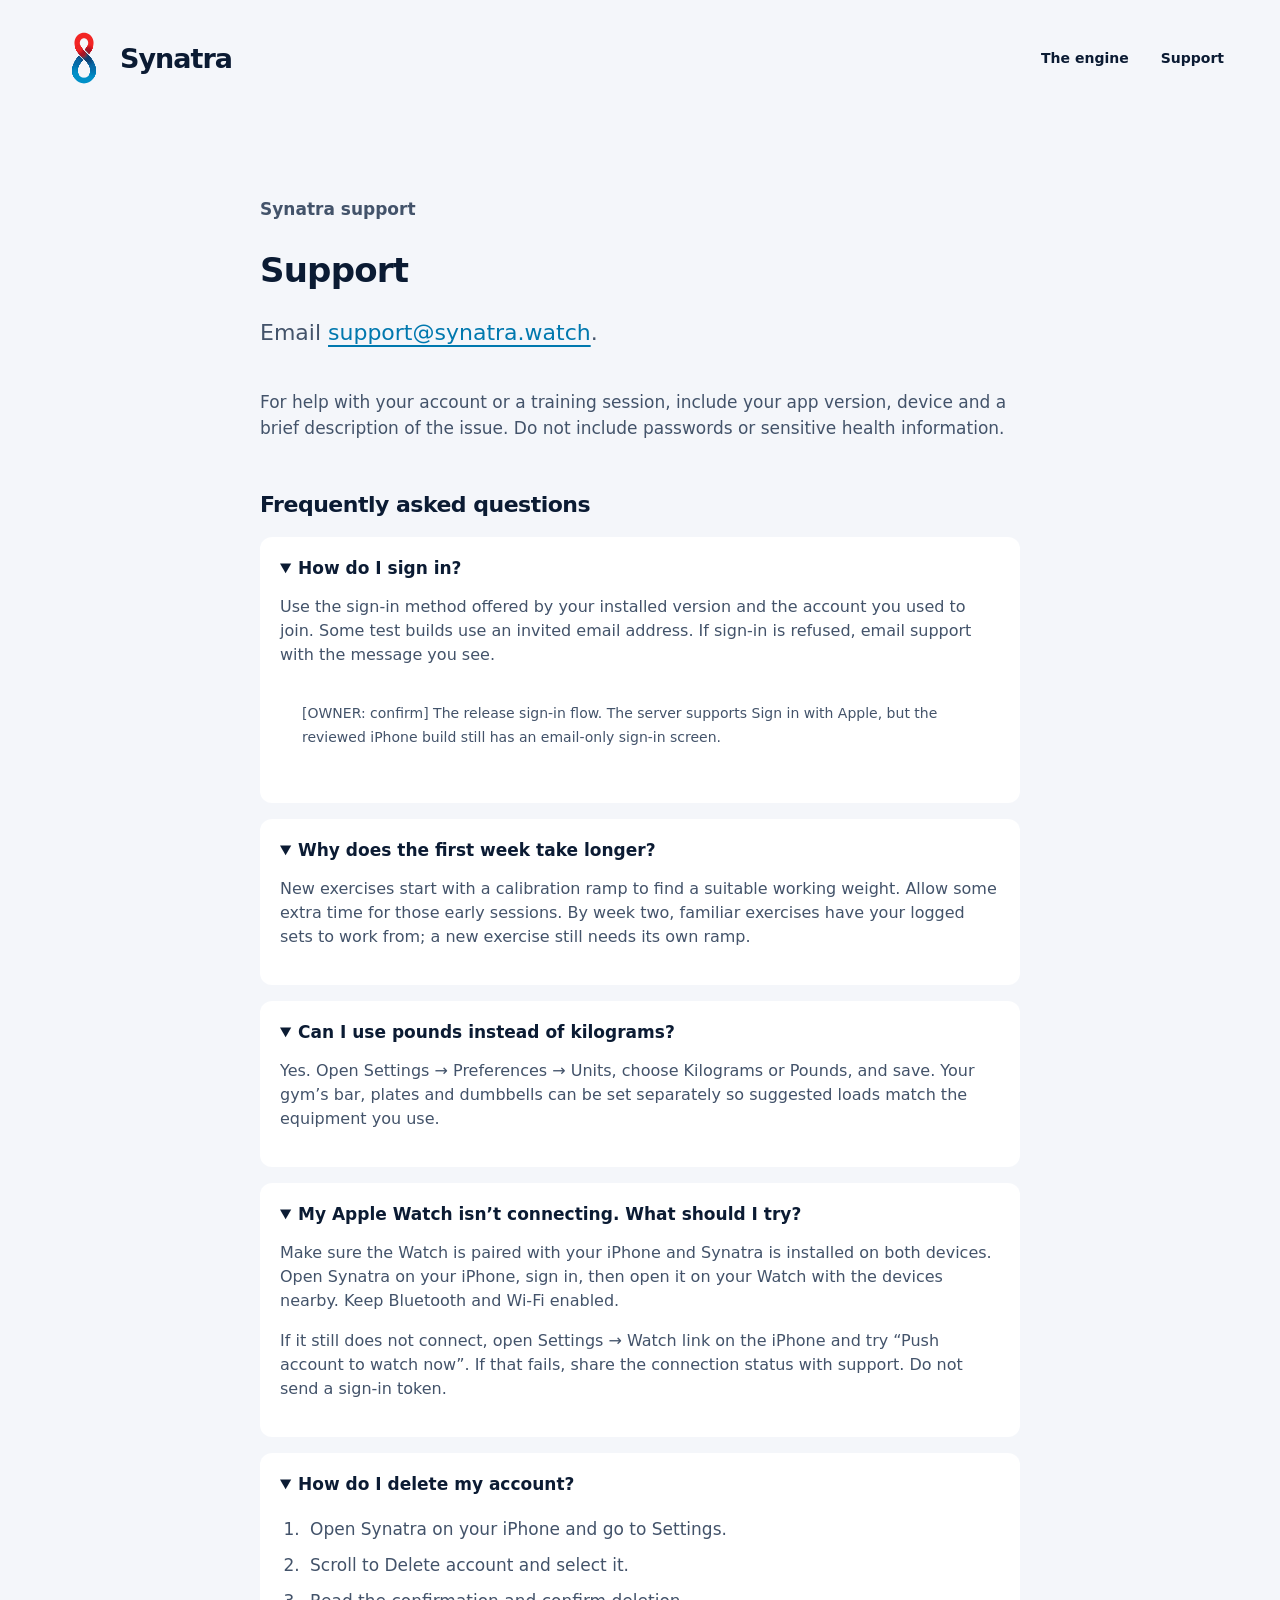
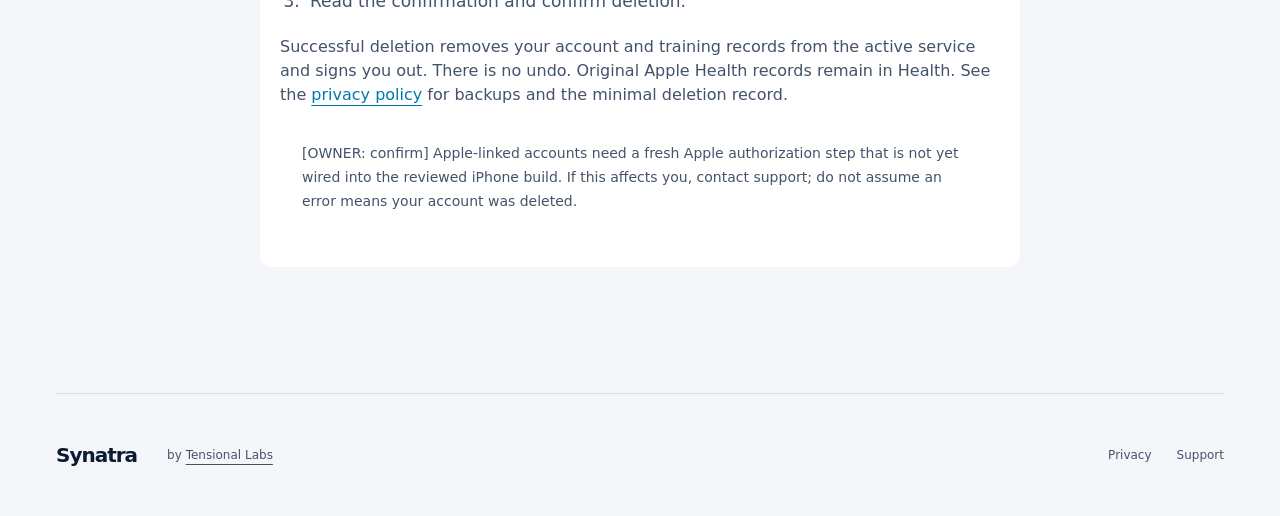
<file: support.html>
<!doctype html>
<html lang="en"><head><meta charset="utf-8"><meta name="viewport" content="width=device-width, initial-scale=1"><meta name="color-scheme" content="light dark"><title>Support — Synatra</title><meta name="description" content="Help with Synatra sign-in, calibration, units, Apple Watch and account deletion."><link rel="canonical" href="https://synatra.watch/support.html"><meta property="og:title" content="Support — Synatra"><meta property="og:description" content="Help with Synatra sign-in, calibration, units, Apple Watch and account deletion."><meta property="og:type" content="website"><meta property="og:url" content="https://synatra.watch/support.html"><link rel="icon" href="/assets/mark-light.svg" type="image/svg+xml"><link rel="stylesheet" href="/assets/site.css"></head><body><a class="skip" href="#main">Skip to content</a><div class="site"><header class="header wrap"><a class="brand" href="/" aria-label="Synatra home"><picture><source srcset="/assets/mark-dark.svg" media="(prefers-color-scheme: dark)"><img src="/assets/mark-light.svg" width="56" height="56" alt=""></picture><span>Synatra</span></a><nav aria-label="Main"><a href="/#engine">The engine</a><a href="/support.html">Support</a></nav></header><main class="document wrap" id="main"><p class="eyebrow">Synatra support</p><h1>Support</h1><p class="intro">Email <a href="mailto:support@synatra.watch">support@synatra.watch</a>.</p><p>For help with your account or a training session, include your app version, device and a brief description of the issue. Do not include passwords or sensitive health information.</p><section class="faq" aria-labelledby="faq-title"><h2 id="faq-title">Frequently asked questions</h2>
<details open><summary>How do I sign in?</summary><p>Use the sign-in method offered by your installed version and the account you used to join. Some test builds use an invited email address. If sign-in is refused, email support with the message you see.</p><p class="owner-note">[OWNER: confirm] The release sign-in flow. The server supports Sign in with Apple, but the reviewed iPhone build still has an email-only sign-in screen.</p></details>
<details open><summary>Why does the first week take longer?</summary><p>New exercises start with a calibration ramp to find a suitable working weight. Allow some extra time for those early sessions. By week two, familiar exercises have your logged sets to work from; a new exercise still needs its own ramp.</p></details>
<details open><summary>Can I use pounds instead of kilograms?</summary><p>Yes. Open Settings → Preferences → Units, choose Kilograms or Pounds, and save. Your gym’s bar, plates and dumbbells can be set separately so suggested loads match the equipment you use.</p></details>
<details open><summary>My Apple Watch isn’t connecting. What should I try?</summary><p>Make sure the Watch is paired with your iPhone and Synatra is installed on both devices. Open Synatra on your iPhone, sign in, then open it on your Watch with the devices nearby. Keep Bluetooth and Wi-Fi enabled.</p><p>If it still does not connect, open Settings → Watch link on the iPhone and try “Push account to watch now”. If that fails, share the connection status with support. Do not send a sign-in token.</p></details>
<details open><summary>How do I delete my account?</summary><ol><li>Open Synatra on your iPhone and go to Settings.</li><li>Scroll to Delete account and select it.</li><li>Read the confirmation and confirm deletion.</li></ol><p>Successful deletion removes your account and training records from the active service and signs you out. There is no undo. Original Apple Health records remain in Health. See the <a href="/privacy.html">privacy policy</a> for backups and the minimal deletion record.</p><p class="owner-note">[OWNER: confirm] Apple-linked accounts need a fresh Apple authorization step that is not yet wired into the reviewed iPhone build. If this affects you, contact support; do not assume an error means your account was deleted.</p></details></section></main><footer class="footer wrap"><a class="brand" href="/">Synatra<span class="sr-only"> home</span></a><p>by <a href="https://tensionallabs.com">Tensional Labs</a></p><nav aria-label="Footer"><a href="/privacy.html">Privacy</a><a href="/support.html">Support</a></nav><span hidden data-app-store-placeholder>App Store badge — awaiting the owner’s link</span></footer></div></body></html>
</file>
<file: assets/site.css>
@keyframes week-frame{0%{opacity:1}14.2857%,to{opacity:0}}@keyframes week-day{0%{border-color:var(--accent);color:var(--ink)}14.2857%,to{border-color:var(--line);color:var(--muted)}}@keyframes rank-first{0%,15%,to{transform:translateY(168px)}35%,85%{transform:translateY(0)}}@keyframes rank-second{0%,15%,35%,85%,to{transform:translateY(0)}}@keyframes rank-third{0%,15%,to{transform:translateY(-168px)}35%,85%{transform:translateY(0)}}@keyframes curve-travel{0%,15%{transform:translate(0,0)}45%{transform:translate(110px,-75px)}85%,to{transform:translate(375px,-155px)}}@keyframes show-ramp{0%,12%{clip-path:inset(0 0 45%0 round 20px)}40%,to{clip-path:inset(0 0 0 0 round 20px)}}@keyframes watch-rest{0%,54%{opacity:0}55%,to{opacity:1}}:root{color-scheme:light dark;--page:#f4f6fa;--surface:#fff;--raised:#fff;--ink:#0b1b33;--secondary:#43536a;--muted:#5d6c82;--line:#d9dfe7;--track:#e6eaf0;--accent:#0078ae;--on-accent:#fff;--ready:#006398;--recovering:#2c8ec4;--fatigue:#f22524;--outline:#43536a;--ground:#001d40;--map-ready:color-mix(in oklab,var(--ready) 78%,var(--surface));--map-fatigue:color-mix(in oklab,var(--fatigue) 76%,var(--surface));--map-neutral:color-mix(in oklab,var(--muted) 65%,var(--surface));font-family:-apple-system,BlinkMacSystemFont,"Segoe UI",system-ui,sans-serif;font-synthesis:none}@media (prefers-color-scheme:dark){:root{--page:#001d40;--surface:#0b2b52;--raised:#12375f;--ink:#eef4fb;--secondary:#a9b8cc;--muted:#95a7bf;--line:#1f4470;--track:#163e6b;--accent:#00bee2;--on-accent:#001d40;--ready:#00bee2;--recovering:#0093bc;--outline:#a9b8cc;--ground:#163e6b}}*{box-sizing:border-box}body{margin:0;background:var(--page);color:var(--ink)}a{color:inherit;text-underline-offset:5px}a:hover{color:var(--accent)}a:focus-visible,summary:focus-visible{outline:2px solid var(--accent);outline-offset:6px}img,svg{max-width:100%;display:block}figure{margin:0}button,input{font:inherit}[hidden]{display:none!important}.wrap{width:min(1248px,calc(100% - 112px));margin-inline:auto}.header,.header nav{display:flex;align-items:center}.header{height:116px;justify-content:space-between;gap:24px}.brand{display:inline-flex;align-items:center;gap:8px;font-size:27px;font-weight:650;letter-spacing:-1px;text-decoration:none;white-space:nowrap}.brand img{width:56px;height:56px}.header nav{gap:32px;font-size:14px;font-weight:550}.header nav a{text-decoration:none;padding-block:14px}.pause-label{cursor:pointer;font-size:12px;color:var(--secondary);padding:12px 0 12px 22px;position:relative}.pause-label:before{content:"Ⅱ";position:absolute;left:0}.resume-label{display:none}.motion-toggle{position:absolute;left:0;top:0;width:1px;height:1px;opacity:0}.motion-toggle:focus-visible~.site .pause-label{outline:2px solid var(--accent);outline-offset:5px}.motion-toggle:checked~.site *{animation-play-state:paused!important}.motion-toggle:checked~.site .play-label{display:none}.motion-toggle:checked~.site .resume-label{display:inline}.motion-toggle:checked~.site .pause-label:before{content:"▷"}.skip{position:absolute;top:-100px;left:20px;z-index:10;background:var(--surface);padding:16px}.skip:focus{top:10px}.sr-only{position:absolute;width:1px;height:1px;overflow:hidden;clip:rect(0,0,0,0);white-space:nowrap}.hero{display:grid;align-items:center;min-height:730px;padding:45px 0 90px}.eyebrow,.lede{color:var(--secondary)}.eyebrow,.hero h1,.lede{margin:0 0 28px}.hero h1 span{color:var(--ink)}.lede{font-size:21px;line-height:1.55;max-width:340px;margin:0 0 32px}.text-link{display:inline-flex;align-items:center;text-decoration:none;border-bottom:1px solid var(--line);padding:12px 0}.text-link span{font-size:24px;font-weight:400;color:var(--accent)}.body-panel{border:1px solid var(--line)}.panel-top{display:flex;justify-content:space-between;align-items:center;gap:12px;font-weight:600}.tiny-label{font-weight:500;color:var(--muted);letter-spacing:.2px}.body-pair{display:flex;justify-content:center}.body-figure{width:46%}.silhouette{fill:var(--track);stroke:var(--outline);stroke-width:.6}.muscle{fill:var(--map-ready);stroke:var(--surface);stroke-width:.7}.readiness{display:flex;align-items:center;justify-content:space-between;border-top:1px solid var(--line);font-weight:550}.readiness small{display:block;color:var(--muted);font-weight:400;margin-top:5px}.week-readout{position:relative;text-align:right;font-variant-numeric:tabular-nums}.frame{position:absolute;inset:0;letter-spacing:-1px;opacity:0;animation:week-frame 12s steps(1,end) infinite}.frame small{margin:0 0 3px;letter-spacing:0}.frame sup{font-size:20px;top:0}.f0{animation-delay:calc(0*12s/7)}.f1{animation-delay:calc(1*12s/7)}.f2{animation-delay:calc(2*12s/7)}.f3{animation-delay:calc(3*12s/7)}.f4{animation-delay:calc(4*12s/7)}.f5{animation-delay:calc(5*12s/7)}.f6{animation-delay:calc(6*12s/7)}.week,figcaption{display:flex;justify-content:space-between;margin-top:19px;gap:6px}.week span{flex:1;text-align:center;color:var(--muted);border-top:2px solid var(--line);padding-top:7px;animation:week-day 12s steps(1,end) infinite;animation-delay:calc(var(--day)*12s/7)}figcaption{justify-content:center;gap:22px;font-size:10px;color:var(--secondary);margin-top:20px}.legend:before{content:"";display:inline-block;width:6px;height:6px;border-radius:50%;margin-right:6px;background:var(--ready)}.fatigue:before{background:var(--fatigue)}.beat{display:grid;grid-template-columns:1fr 1fr;gap:110px;align-items:center;border-top:1px solid var(--line);scroll-margin-top:30px}.beat-copy{max-width:440px}.beat .eyebrow{margin-bottom:30px}.eyebrow span{color:var(--accent);margin-right:15px}.beat h2{font-size:clamp(40px,4vw,58px);margin:0 0 25px}.beat h3{margin:0 0 14px}.beat-copy>p:last-child{color:var(--secondary);max-width:380px}.mechanism{background:var(--surface);border:1px solid var(--line)}.diagram-note{color:var(--secondary);margin:20px 0 0}.diagram-note span{color:var(--muted)}.rank-stage{position:relative;height:270px;margin-top:25px}.rank-row{position:absolute;width:100%;height:84px;display:grid;align-content:center;border-bottom:1px solid var(--line);animation:rank-first 10s ease-in-out infinite}.rank-row>span:first-child{font-size:11px;color:var(--muted)}.rank-row strong{font-weight:400}.rank-row small{color:var(--muted)}.rank-row i{background:linear-gradient(to right,var(--accent) var(--fill),var(--track) var(--fill));display:block;grid-column:1/3;height:8px;border-radius:4px;position:relative}.calves{top:0}.delts{top:84px;animation-name:rank-second}.chest{top:168px;animation-name:rank-third}.recovery-chart svg{margin-top:35px;width:100%;overflow:visible}.recovery-chart text{font-size:11px;fill:var(--secondary)}.grid-line{stroke:var(--line);stroke-width:1;fill:none}.curve-fatigue,.curve-ready{fill:none;stroke:var(--fatigue);stroke-width:3;stroke-linecap:round}.curve-ready{stroke:var(--ready)}.curve-dot{fill:var(--ink);stroke:var(--surface);stroke-width:3;animation:curve-travel 8s ease-in-out infinite}.chart-summary{display:flex;justify-content:space-between;gap:8px;border-top:1px solid var(--line);padding-top:23px;margin-top:25px;color:var(--secondary);font-size:11px}.watch-demo{position:relative;display:flex;flex-direction:column;align-items:center;padding:36px 0}.watch-strap{position:absolute;top:0;width:165px;background:var(--track);border:1px solid var(--line);border-radius:35px}.watch-case{position:relative;width:265px;height:310px;border:7px solid var(--secondary);background:#001d40;padding:7px;border-radius:60px;box-shadow:0 0 0 1px var(--line)}.watch-case:after{content:"";position:absolute;right:-14px;top:73px;width:7px;height:39px;border-radius:0 5px 5px 0;background:var(--secondary)}.watch-demo>.diagram-note{margin-top:68px;font-size:11px}.calibration{padding:110px 0 120px;border-top:1px solid var(--line);text-align:center}.calibration h2{font-size:clamp(32px,3.5vw,48px);font-weight:550;margin:0 0 25px}.calibration>p:not(.eyebrow){color:var(--secondary);font-size:15px}.faq details,.footer{border-top:1px solid var(--line)}.footer{display:flex;align-items:center;gap:30px;padding:42px 0;color:var(--secondary);font-size:12px}.footer .brand{font-size:20px;color:var(--ink)}.footer p{margin-right:auto}.footer nav{display:flex;gap:25px}.footer nav a{padding-block:12px;text-decoration:none}.document{max-width:760px;padding:80px 0 110px}.document h1{margin:0 0 25px}.document .intro{font-size:22px;line-height:1.5;margin-bottom:40px}.document h2{letter-spacing:-.5px;margin:50px 0 18px}.document dd,.document li,.document p{color:var(--secondary)}.document a{overflow-wrap:anywhere;color:var(--accent)}.owner-note{background:var(--surface);border-left:3px solid var(--accent);padding:18px 22px;margin:28px 0;font-size:14px!important}.owner-note p{font-size:14px;margin:7px 0}.data-list dt{font-weight:600;font-size:18px;margin-top:28px}.data-list dd{margin:10px 0 25px}.faq details{border:0;border-radius:12px;background:var(--surface);padding:20px;margin:16px 0}.faq summary{font-weight:550;cursor:pointer}.faq details p{margin:16px 0;font-size:16px;line-height:24px}.faq ol{padding-left:25px}.faq li{padding:5px}.not-found{min-height:65vh}@media (min-width:1000px){.beat:nth-of-type(3) .beat-copy,.beat:nth-of-type(5) .beat-copy{grid-column:2;grid-row:1}.beat:nth-of-type(3) .mechanism,.beat:nth-of-type(5) .watch-demo{grid-column:1;grid-row:1}}@media (max-width:1000px){.wrap{width:calc(100% - 64px)}.hero{gap:32px;grid-template-columns:1.1fr 1fr}.hero h1{font-size:55px;letter-spacing:-2.8px}.body-panel{padding:20px}.body-figure{height:285px}.beat{gap:45px}.mechanism{padding:25px}.header nav{gap:22px}}@media (max-width:700px){.wrap{width:calc(100% - 40px)}.header{height:95px;align-items:center;gap:12px}.brand{font-size:23px;gap:0}.brand img{width:45px;height:45px}.header nav{gap:17px;font-size:12px;flex-wrap:wrap;justify-content:flex-end}.header nav a:first-child{display:none}.pause-label{font-size:10px;padding-left:15px}.hero{display:flex;flex-direction:column;align-items:stretch;gap:44px;min-height:0;padding:36px 0 60px}.eyebrow{font-size:10px;letter-spacing:1.1px;margin-bottom:25px}.hero h1{font-size:clamp(44px,11.8vw,70px);line-height:1.05;letter-spacing:-2.6px}.lede{font-size:18px;max-width:290px;margin-bottom:16px}.body-panel{padding:21px}.body-figure{height:300px}.body-pair{gap:8px}.beat{display:flex;flex-direction:column;gap:38px;align-items:stretch;min-height:0;padding:70px 0}.beat-copy{max-width:100%}.beat .eyebrow,.hero h1{margin-bottom:23px}.beat h2{font-size:42px;letter-spacing:-1.8px;margin-bottom:20px}.beat h3{font-size:19px}.beat-copy>p:last-child{font-size:16px;line-height:1.7;margin-bottom:0}.mechanism{padding:23px}.panel-top{font-size:12px}.tiny-label{font-size:9px}.rank-stage{height:255px}.ramp{gap:15px}.ramp span{font-size:23px}.chart-summary{font-size:10px;gap:5px}.watch-demo{margin-top:12px}.calibration{padding:75px 0}.calibration h2{font-size:32px;letter-spacing:-1.2px}.calibration>p:not(.eyebrow){line-height:1.7}.footer{gap:15px;flex-wrap:wrap;padding:30px 0}.footer p{margin-right:0}.footer nav{width:100%;margin-top:3px}.document{padding:45px 0 70px}.document h1{font-size:43px;letter-spacing:-1.8px}.document .intro{font-size:20px}.document h2{font-size:24px}.document dd,.document li,.document p{font-size:15px}.owner-note{padding:14px 17px}.faq summary{font-size:18px}}@media (prefers-reduced-motion:reduce){*,:after,:before{animation:none!important;transition:none!important;scroll-behavior:auto!important}.motion-toggle,.pause-label{display:none}.muscle{fill:var(--map-ready)}.frame{opacity:0}.f6,.watch-set{opacity:1}.week span:last-child{border-color:var(--accent)}.watch-rest{opacity:0}.curve-dot{transform:translate(375px,-155px)}}:root{--ready:#0373a6;--recovering:#0688be;--ramp-low:#b3022a;--ramp-mid:#d5002b;--ramp-red:#f22524;--ramp-blue:#019fce;--ramp-none:#b0b5ba;--map-ready:var(--ready);--map-fatigue:var(--ramp-mid);--tint-percent:20%}@media (prefers-color-scheme:dark){:root{--ready:#08c9eb;--recovering:#00a3d5;--ramp-low:#fe8770;--ramp-mid:#ff5747;--ramp-red:#f22524;--ramp-blue:#0182ca;--ramp-none:#4b535c;--map-ready:var(--ready);--map-fatigue:var(--ramp-mid);--tint-percent:26%}}@property --systemic{syntax:"<color>";inherits:true;initial-value:#0373a6}.body-figure{--systemic:var(--ready);animation:none}.muscle{fill:none;stroke:none;color:var(--ready);animation:muscle-region 12s linear infinite}.muscle-base{fill:currentColor}.muscle-edge,.muscle-line{fill:none;stroke-linejoin:round}.muscle-edge{stroke:oklch(from currentColor calc(l - .15) calc(c*.95) h);stroke-width:3.6}.muscle-line{stroke:color-mix(in oklab,var(--systemic) var(--tint-percent),var(--surface));stroke-width:1.6}.silhouette{fill:color-mix(in oklab,var(--systemic) var(--tint-percent),var(--surface));stroke:none}.body-outline,.body-rim{fill:none;stroke-linejoin:round}.body-rim{stroke:color-mix(in oklab,var(--systemic) var(--tint-percent),var(--surface));stroke-width:3.2}.body-outline{stroke:var(--systemic);stroke-width:1.2}.eyebrow{text-transform:none;letter-spacing:0;font-size:13px;line-height:18px;font-weight:600}.hero h1{font-size:clamp(44px,4.7vw,68px);letter-spacing:-2.1px;font-weight:700}.body-panel{padding:24px;background:var(--surface);border:0;border-radius:20px}.body-panel .panel-top>span:first-child{font-size:22px;line-height:28px}.body-panel .tiny-label{font-size:12px}.body-pair{gap:18px;margin:24px 0 6px}.body-figure{width:calc(50% - 9px)}.figure-labels{display:flex;justify-content:space-around;font-size:12px;line-height:16px;color:var(--muted);margin-bottom:20px}.readiness{padding-top:20px;font-size:17px;line-height:22px}.frame small,.readiness small,.week span{font-size:12px;line-height:16px}.week-readout{width:145px;height:80px}.frame{font-family:ui-rounded,"SF Pro Rounded",-apple-system,system-ui,sans-serif;font-size:48px;line-height:52px;font-weight:700}.frame small{font-weight:400}.readiness-legend{width:100%;font-size:12px;line-height:16px}.legend-labels{display:flex;justify-content:flex-end;gap:14px;color:var(--muted);margin-bottom:6px}.legend-ramp{height:8px;border-radius:8px;background:linear-gradient(to right in oklab,var(--ramp-low),var(--ramp-mid) 40%,var(--ramp-red) 60%,var(--ramp-blue) 60%,var(--recovering) 80%,var(--ready))}.legend-ends{display:flex;justify-content:space-between;margin-top:6px;color:var(--muted)}.mechanism{border:0;border-radius:12px;padding:24px}.faq summary,.panel-top{font-size:17px;line-height:22px}.tiny-label{font-size:12px;line-height:16px}.beat h2,.document h1{font-size:34px;line-height:41px;font-weight:700;letter-spacing:-.8px}.beat h3,.document h2{font-size:22px;line-height:28px;font-weight:600}.beat-copy>p:last-child{font-size:17px;line-height:1.65}.rank-row{grid-template-columns:1fr auto;gap:12px;font-size:15px;border:0}.rank-row>span:first-of-type{font-size:15px;color:var(--secondary)}.rank-row small{font-size:15px}.rank-row i:after{content:"";position:absolute;right:0;top:-3px;width:2px;height:14px;background:var(--ink)}.diagram-note{line-height:18px}.diagram-note,.diagram-note span{font-size:13px}.text-link{min-height:44px;color:var(--accent);font-size:15px;font-weight:600;border:0;gap:16px}.hero .text-link{padding:14px 24px;min-height:50px;background:var(--accent);border-radius:12px;font-size:17px}.hero .text-link,.hero .text-link span{color:var(--on-accent)}.app-capture{max-width:360px;width:100%;margin-inline:auto}.capture-label{display:flex;justify-content:space-between;gap:12px;font-size:13px;line-height:18px;color:var(--secondary);margin:0 16px 16px}.capture-label span:last-child{color:var(--muted)}.app-capture picture{display:block;border-radius:20px;overflow:hidden}.app-capture img{width:100%;height:auto}.app-capture figcaption{font-size:13px;line-height:18px;color:var(--muted);margin:16px}.ramp-screen{animation:show-ramp 12s ease-in-out infinite}.watch-case.actual-watch{padding:0;width:285px;height:auto;aspect-ratio:422/514;border-radius:48px;overflow:hidden;border:7px solid var(--secondary);background:#001d40}.actual-watch img{width:100%;height:100%;object-fit:cover}.watch-strap{height:420px}.watch-demo figcaption{font-size:12px;margin-top:68px;position:relative;text-align:center;line-height:18px}.watch-rest-overlay{position:absolute;inset:0;display:flex;flex-direction:column;justify-content:center;align-items:center;gap:18px;background:#001d40;color:#a9b8cc;font-size:13px;opacity:0;animation:watch-rest 10s steps(1,end) infinite}.watch-rest-overlay strong{font-size:22px;color:#eef4fb}.watch-rest-overlay .rest-number{font-size:48px;font-weight:700;font-family:ui-rounded,system-ui,sans-serif;color:#eef4fb}.document dd,.document li,.document p{font-size:17px;line-height:26px}.owner-note{border:0;border-radius:12px;background:var(--raised)}.calibration h2{font-size:34px;line-height:41px;letter-spacing:-.8px}@media (prefers-color-scheme:dark){.muscle-edge{stroke:oklch(from currentColor calc(l + .13) calc(c*.95) h)}}@media (prefers-contrast:more){.muscle-volume{display:none}}@media (max-width:700px){.hero h1{font-size:46px;letter-spacing:-1.5px}.body-panel{padding:16px}.body-figure{height:300px}.readiness{font-size:15px}.body-panel .tiny-label,.frame small,.ranking .tiny-label,.readiness small{font-size:11px}.week-readout{width:130px}.beat h2,.document h1{font-size:34px;line-height:41px}.beat h3{font-size:22px;line-height:28px}.mechanism{padding:16px}.panel-top{font-size:17px}.app-capture{max-width:330px}.calibration h2{font-size:30px;line-height:38px}.document .intro{font-size:20px}}@media (prefers-reduced-motion:reduce){.body-figure{--systemic:var(--ready)}.muscle{color:var(--ready);fill:none}.ramp-screen{clip-path:none}.watch-rest-overlay{display:none}}.body-pair{margin-inline:auto}.body-figure{height:auto;aspect-ratio:200/440}.hero{gap:64px;padding-block:36px 80px}.beat{min-height:640px;padding-block:80px}.calibration{padding-block:88px}.document .intro{color:var(--secondary)}@media (max-width:700px){.hero{gap:36px;padding-block:28px 56px}.body-pair{max-width:340px}.body-figure{height:auto}.beat{min-height:0}.beat,.calibration{padding-block:64px}.hero h1{font-size:44px;letter-spacing:-1.3px}.document h1{margin-bottom:16px}}.hero .lede{max-width:390px;font-size:20px;line-height:1.6}.body-pair{max-width:340px}.hero h1{line-height:1.08}.hero{grid-template-columns:1.16fr 1fr}@media (max-width:700px){.hero .lede{font-size:18px}.body-pair{max-width:340px}}

/* 30 illustrative days in 12 seconds; regional recovery stays staggered. */
@keyframes muscle-region{0%,8%,100%{color:var(--ramp-mid)}18%{color:var(--ramp-red)}55%{color:var(--ramp-blue)}75%,88%{color:var(--ready)}}
.region-0{animation-delay:calc(-12s + 0*12s/7)}.region-1{animation-delay:calc(-12s + 1*12s/7)}.region-2{animation-delay:calc(-12s + 2*12s/7)}.region-3{animation-delay:calc(-12s + 3*12s/7)}.region-4{animation-delay:calc(-12s + 4*12s/7)}.region-5{animation-delay:calc(-12s + 5*12s/7)}.region-6{animation-delay:calc(-12s + 6*12s/7)}
.body-panel .frame{font-size:22px;line-height:30px;letter-spacing:-.4px}.body-panel .week-readout{width:150px;height:58px}.body-panel .frame small{margin-bottom:6px}.readiness>span:first-child{max-width:58%}
@media(prefers-reduced-motion:reduce){.body-panel .frame{opacity:0}.body-panel .f0{opacity:1}.region-0{color:var(--ramp-mid)}.region-1{color:var(--recovering)}.week span:last-child{border-color:var(--line)}.week span:first-child{border-color:var(--accent)}}
</file>
